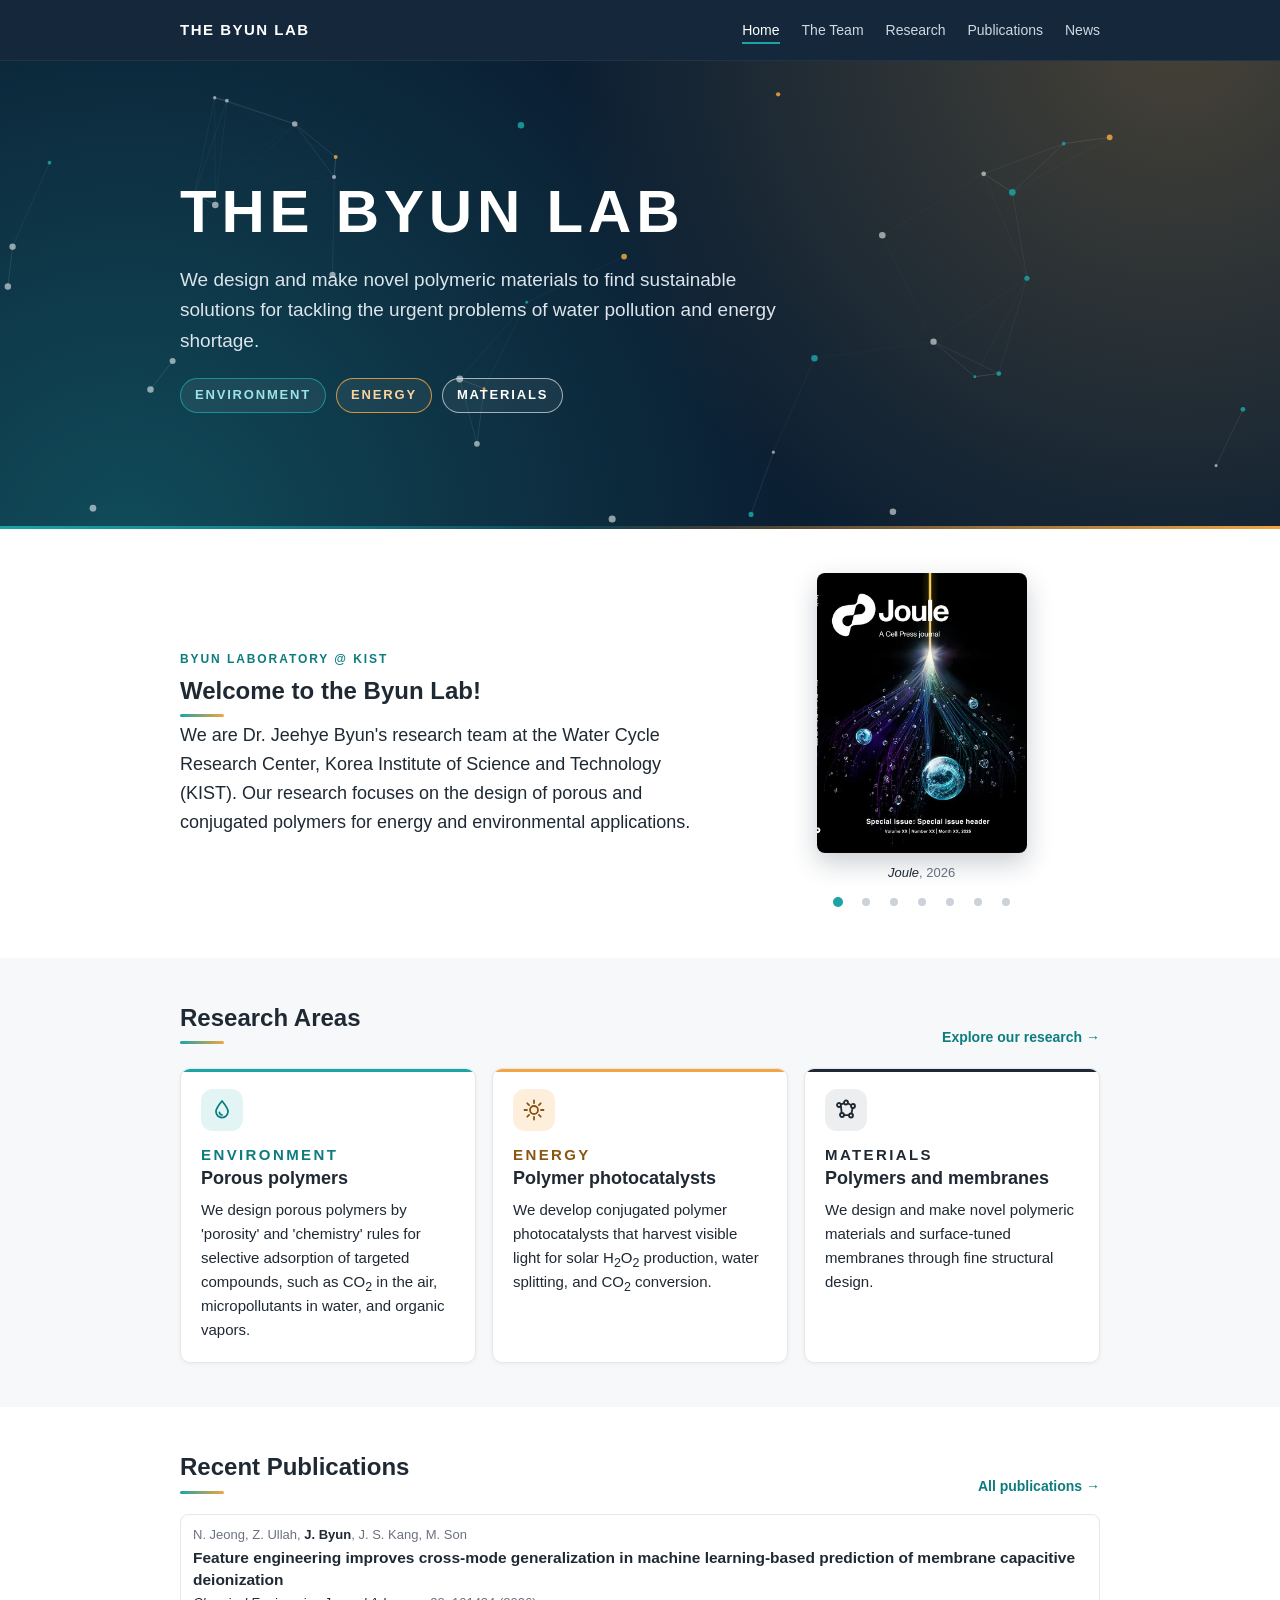
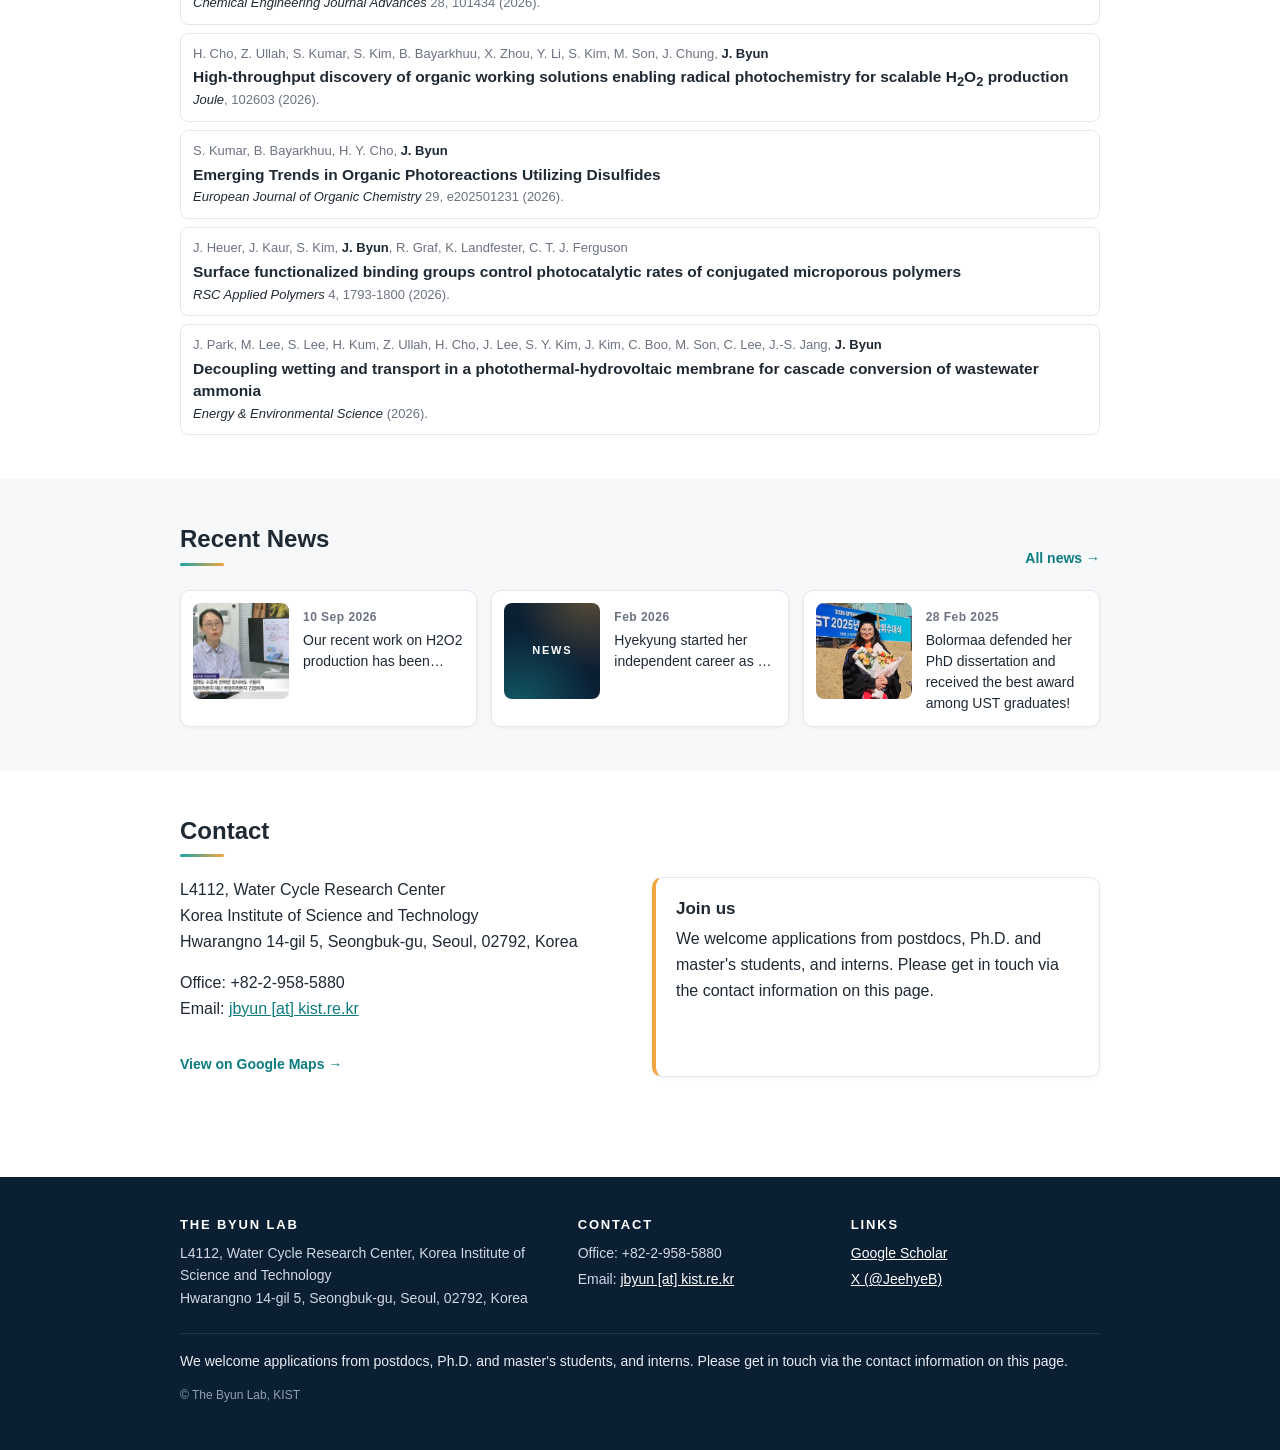
<file: index.html>
<!DOCTYPE html>
<html lang="en">
<head>
  <meta charset="utf-8">
  <meta name="viewport" content="width=device-width, initial-scale=1">
  <title>THE BYUN LAB | KIST Water Cycle Research Center</title>
  <meta name="description" content="The Byun Lab at KIST designs and makes novel polymeric materials for sustainable solutions to water pollution and energy shortage.">
  <link rel="stylesheet" href="assets/css/style.css">
</head>
<body>
  <a class="skip-link" href="#main">Skip to content</a>

  <nav class="site-nav" aria-label="Main">
    <div class="wrap">
      <a class="brand" href="index.html">THE BYUN LAB</a>
      <button class="nav-toggle" type="button" aria-expanded="false" aria-controls="nav-links">Menu</button>
      <ul class="nav-links" id="nav-links">
        <li><a href="index.html" aria-current="page">Home</a></li>
        <li><a href="team.html">The Team</a></li>
        <li><a href="research.html">Research</a></li>
        <li><a href="publications.html">Publications</a></li>
        <li><a href="news.html">News</a></li>
      </ul>
    </div>
  </nav>

  <header class="hero">
    <canvas class="network" aria-hidden="true"></canvas>
    <div class="wrap">
      <h1>THE BYUN LAB</h1>
      <p class="tagline">We design and make novel polymeric materials to find sustainable solutions for tackling the urgent problems of water pollution and energy shortage.</p>
      <ul class="keywords" aria-label="Research keywords">
        <li class="env">Environment</li>
        <li class="energy">Energy</li>
        <li class="materials">Materials</li>
      </ul>
    </div>
  </header>

  <main id="main">
    <section class="section">
      <div class="wrap intro">
        <div>
          <p class="eyebrow">Byun Laboratory @ KIST</p>
          <h2 class="section-title">Welcome to the Byun Lab!</h2>
          <p class="lead">We are Dr. Jeehye Byun's research team at the Water Cycle Research Center, Korea Institute of Science and Technology (KIST). Our research focuses on the design of porous and conjugated polymers for energy and environmental applications.</p>
        </div>
        <div class="cover-carousel" id="cover-carousel" role="region" aria-roledescription="carousel" aria-label="Journal covers featuring our work" tabindex="0"></div>
      </div>
    </section>

    <section class="section" aria-labelledby="areas-title">
      <div class="wrap">
        <div class="section-head">
          <h2 class="section-title" id="areas-title">Research Areas</h2>
          <a class="more-link" href="research.html">Explore our research</a>
        </div>
        <div class="areas">
          <article class="card area env lift">
            <div class="icon" aria-hidden="true">
              <svg viewBox="0 0 24 24" fill="none" stroke="currentColor" stroke-width="1.8" stroke-linecap="round" stroke-linejoin="round"><path d="M12 3c3.5 4.2 6 7.6 6 10.6A6 6 0 0 1 6 13.6C6 10.6 8.5 7.2 12 3z"/><path d="M9.5 14.5a2.6 2.6 0 0 0 2.5 2.4"/></svg>
            </div>
            <p class="eyebrow">Environment</p>
            <h3>Porous polymers</h3>
            <p>We design porous polymers by 'porosity' and 'chemistry' rules for selective adsorption of targeted compounds, such as CO<sub>2</sub> in the air, micropollutants in water, and organic vapors.</p>
          </article>
          <article class="card area energy lift">
            <div class="icon" aria-hidden="true">
              <svg viewBox="0 0 24 24" fill="none" stroke="currentColor" stroke-width="1.8" stroke-linecap="round"><circle cx="12" cy="12" r="4"/><path d="M12 2.5v2.5M12 19v2.5M2.5 12H5M19 12h2.5M5.3 5.3l1.8 1.8M16.9 16.9l1.8 1.8M5.3 18.7l1.8-1.8M16.9 7.1l1.8-1.8"/></svg>
            </div>
            <p class="eyebrow">Energy</p>
            <h3>Polymer photocatalysts</h3>
            <p>We develop conjugated polymer photocatalysts that harvest visible light for solar H<sub>2</sub>O<sub>2</sub> production, water splitting, and CO<sub>2</sub> conversion.</p>
          </article>
          <article class="card area materials lift">
            <div class="icon" aria-hidden="true">
              <svg viewBox="0 0 24 24" fill="none" stroke="currentColor" stroke-width="1.8" stroke-linecap="round"><circle cx="5" cy="7" r="2"/><circle cx="12" cy="4.5" r="2"/><circle cx="19" cy="8" r="2"/><circle cx="8" cy="17" r="2"/><circle cx="17" cy="17.5" r="2"/><path d="M6.8 6.3l3.4-1.2M13.9 5.2l3.3 2M7 8.8l.7 6.3M18.6 10l-1.2 5.5M10 17.1h5"/></svg>
            </div>
            <p class="eyebrow">Materials</p>
            <h3>Polymers and membranes</h3>
            <p>We design and make novel polymeric materials and surface-tuned membranes through fine structural design.</p>
          </article>
        </div>
      </div>
    </section>

    <section class="section" aria-labelledby="pubs-title">
      <div class="wrap">
        <div class="section-head">
          <h2 class="section-title" id="pubs-title">Recent Publications</h2>
          <a class="more-link" href="publications.html">All publications</a>
        </div>
        <ol class="pub-items compact" id="recent-pubs" data-count="5">
          <li class="muted">See the full list on the <a href="publications.html">Publications</a> page.</li>
        </ol>
      </div>
    </section>

    <section class="section" aria-labelledby="news-title">
      <div class="wrap">
        <div class="section-head">
          <h2 class="section-title" id="news-title">Recent News</h2>
          <a class="more-link" href="news.html">All news</a>
        </div>
        <div class="news-grid home" data-news data-count="3"></div>
      </div>
    </section>

    <section class="section" aria-labelledby="contact-title">
      <div class="wrap">
        <h2 class="section-title" id="contact-title">Contact</h2>
        <div class="contact-grid">
          <div>
            <address>
              L4112, Water Cycle Research Center<br>
              Korea Institute of Science and Technology<br>
              Hwarangno 14-gil 5, Seongbuk-gu, Seoul, 02792, Korea
            </address>
            <p>Office: +82-2-958-5880<br>Email: <span class="js-email"></span><noscript>jbyun [at] kist.re.kr</noscript></p>
            <a class="more-link" href="https://www.google.com/maps/search/?api=1&amp;query=Korea+Institute+of+Science+and+Technology+Hwarangno+14-gil+5+Seongbuk-gu+Seoul" target="_blank" rel="noopener">View on Google Maps</a>
          </div>
          <div class="card join">
            <h3>Join us</h3>
            <p>We welcome applications from postdocs, Ph.D. and master's students, and interns. Please get in touch via the contact information on this page.</p>
          </div>
        </div>
      </div>
    </section>
  </main>

  <footer class="site-footer">
    <div class="wrap">
      <div class="cols">
        <div>
          <h2>The Byun Lab</h2>
          <address>
            L4112, Water Cycle Research Center, Korea Institute of Science and Technology<br>
            Hwarangno 14-gil 5, Seongbuk-gu, Seoul, 02792, Korea
          </address>
        </div>
        <div>
          <h2>Contact</h2>
          <ul>
            <li>Office: +82-2-958-5880</li>
            <li>Email: <span class="js-email"></span><noscript>jbyun [at] kist.re.kr</noscript></li>
          </ul>
        </div>
        <div>
          <h2>Links</h2>
          <ul>
            <li><a href="https://scholar.google.com/citations?user=GMXEnowAAAAJ" target="_blank" rel="noopener">Google Scholar</a></li>
            <li><a href="https://x.com/JeehyeB" target="_blank" rel="noopener">X (@JeehyeB)</a></li>
          </ul>
        </div>
      </div>
      <p class="recruit">We welcome applications from postdocs, Ph.D. and master's students, and interns. Please get in touch via the contact information on this page.</p>
      <p class="copy">&copy; The Byun Lab, KIST</p>
    </div>
  </footer>

  <script src="assets/js/main.js"></script>
  <script src="assets/js/content.js"></script>
  <script src="assets/js/publications.js"></script>
</body>
</html>
</file>
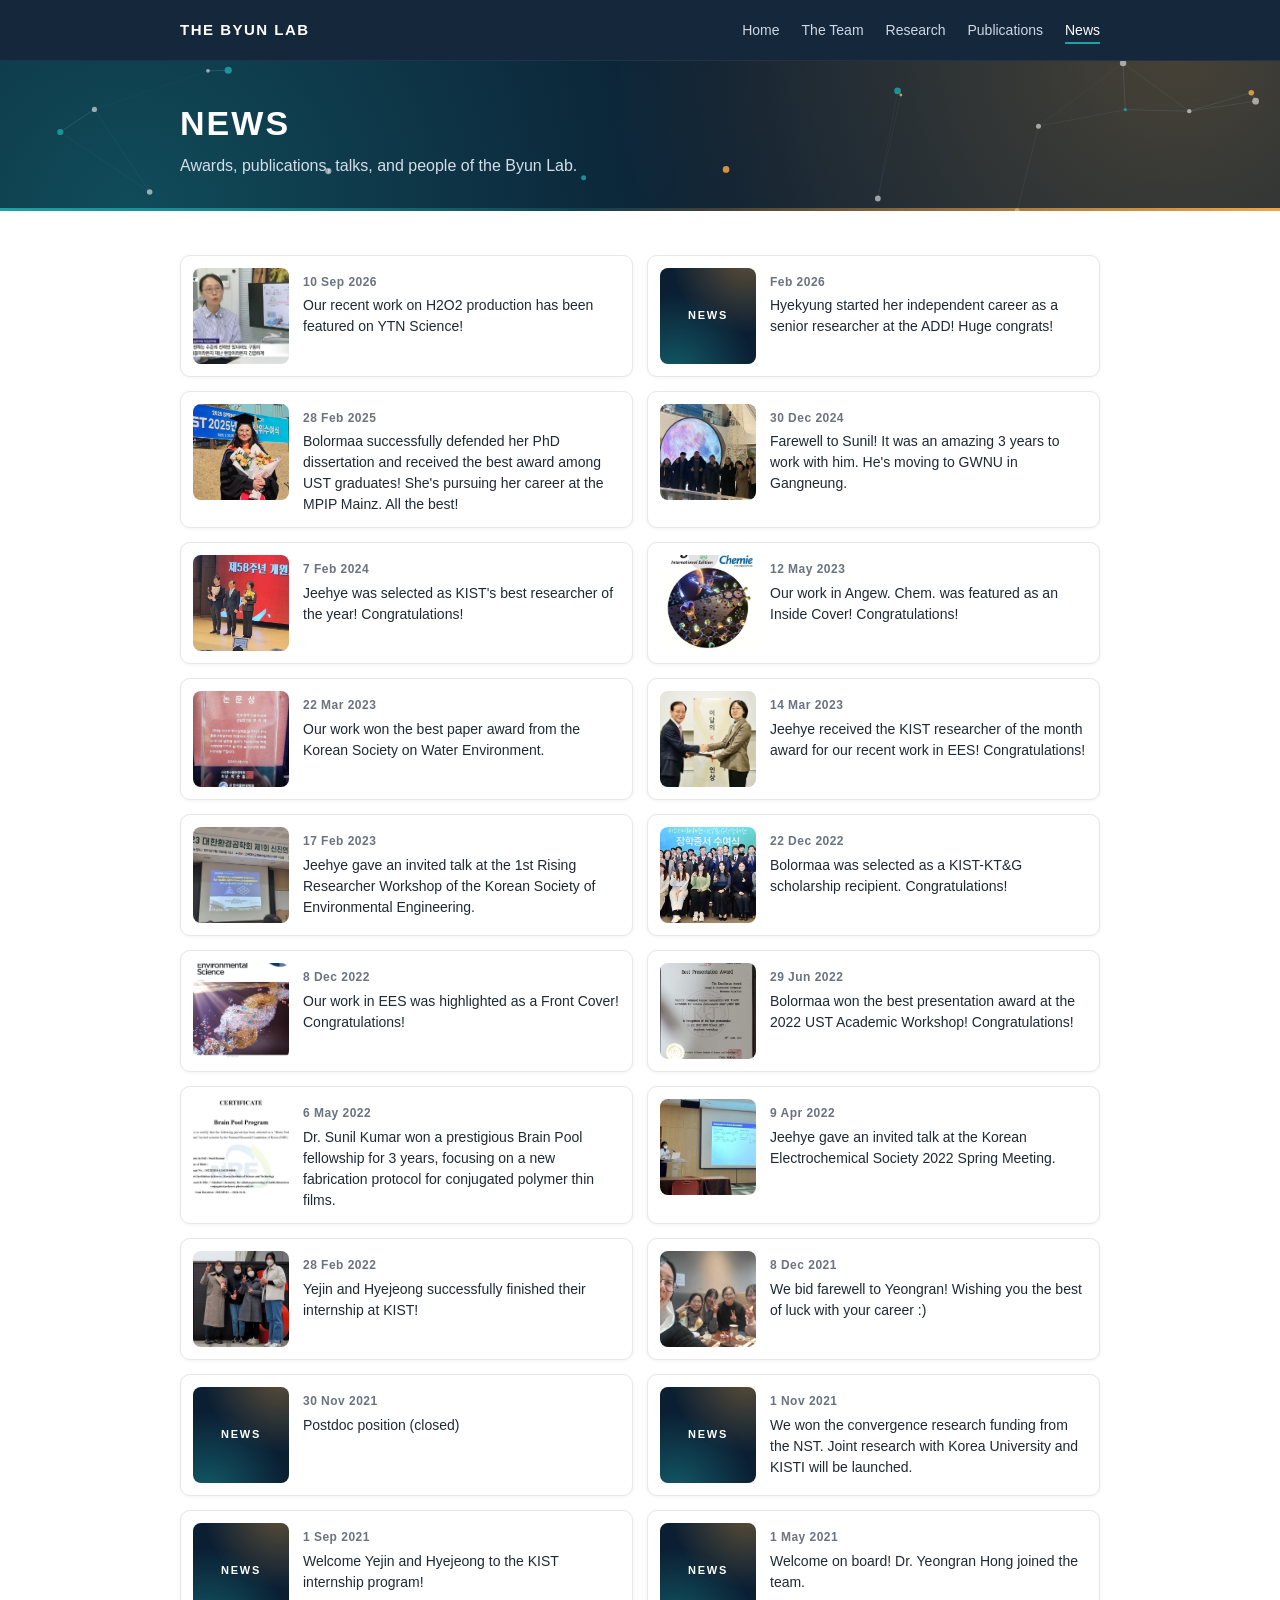
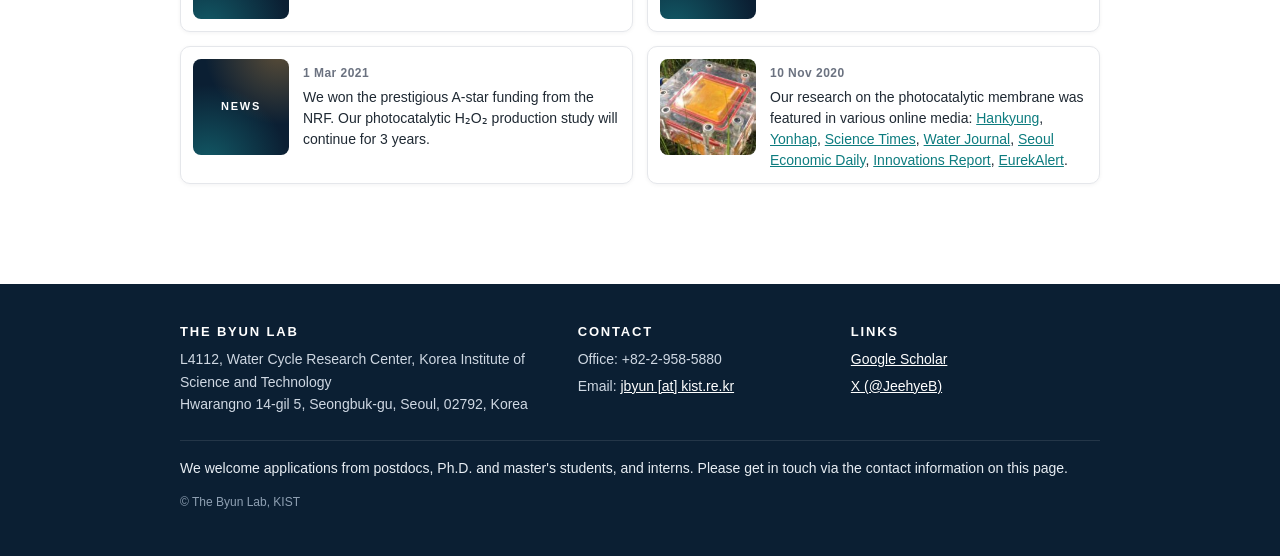
<file: news.html>
<!DOCTYPE html>
<html lang="en">
<head>
  <meta charset="utf-8">
  <meta name="viewport" content="width=device-width, initial-scale=1">
  <title>News | THE BYUN LAB</title>
  <meta name="description" content="News from the Byun Lab at KIST.">
  <link rel="stylesheet" href="assets/css/style.css">
</head>
<body>
  <a class="skip-link" href="#main">Skip to content</a>

  <nav class="site-nav" aria-label="Main">
    <div class="wrap">
      <a class="brand" href="index.html">THE BYUN LAB</a>
      <button class="nav-toggle" type="button" aria-expanded="false" aria-controls="nav-links">Menu</button>
      <ul class="nav-links" id="nav-links">
        <li><a href="index.html">Home</a></li>
        <li><a href="team.html">The Team</a></li>
        <li><a href="research.html">Research</a></li>
        <li><a href="publications.html">Publications</a></li>
        <li><a href="news.html" aria-current="page">News</a></li>
      </ul>
    </div>
  </nav>

  <header class="page-head">
    <canvas class="network" aria-hidden="true"></canvas>
    <div class="wrap">
      <h1>NEWS</h1>
      <p>Awards, publications, talks, and people of the Byun Lab.</p>
    </div>
  </header>

  <main id="main">
    <section class="section">
      <div class="wrap news-grid" data-news><noscript><p class="muted">Please enable JavaScript to view this list.</p></noscript></div>
    </section>
  </main>

  <footer class="site-footer">
    <div class="wrap">
      <div class="cols">
        <div>
          <h2>The Byun Lab</h2>
          <address>
            L4112, Water Cycle Research Center, Korea Institute of Science and Technology<br>
            Hwarangno 14-gil 5, Seongbuk-gu, Seoul, 02792, Korea
          </address>
        </div>
        <div>
          <h2>Contact</h2>
          <ul>
            <li>Office: +82-2-958-5880</li>
            <li>Email: <span class="js-email"></span><noscript>jbyun [at] kist.re.kr</noscript></li>
          </ul>
        </div>
        <div>
          <h2>Links</h2>
          <ul>
            <li><a href="https://scholar.google.com/citations?user=GMXEnowAAAAJ" target="_blank" rel="noopener">Google Scholar</a></li>
            <li><a href="https://x.com/JeehyeB" target="_blank" rel="noopener">X (@JeehyeB)</a></li>
          </ul>
        </div>
      </div>
      <p class="recruit">We welcome applications from postdocs, Ph.D. and master's students, and interns. Please get in touch via the contact information on this page.</p>
      <p class="copy">&copy; The Byun Lab, KIST</p>
    </div>
  </footer>

  <script src="assets/js/main.js"></script>
  <script src="assets/js/content.js"></script>
</body>
</html>
</file>
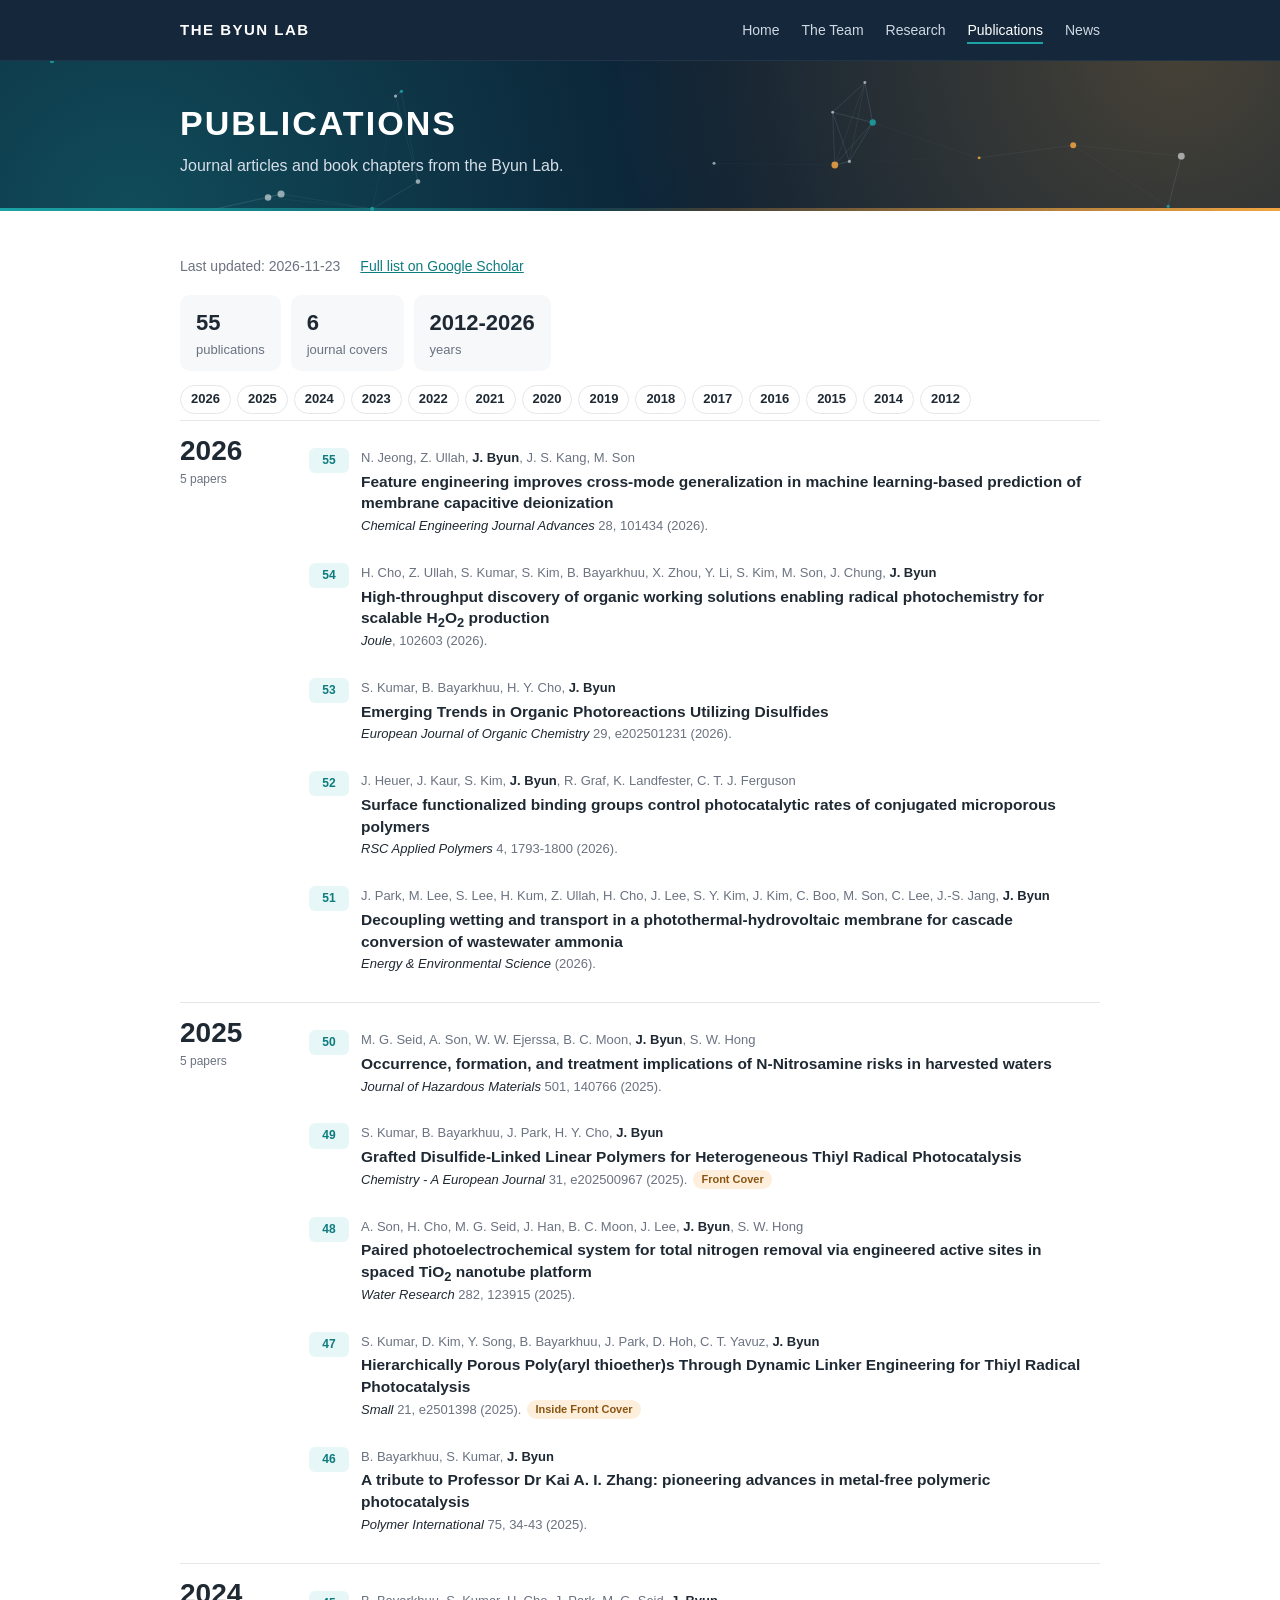
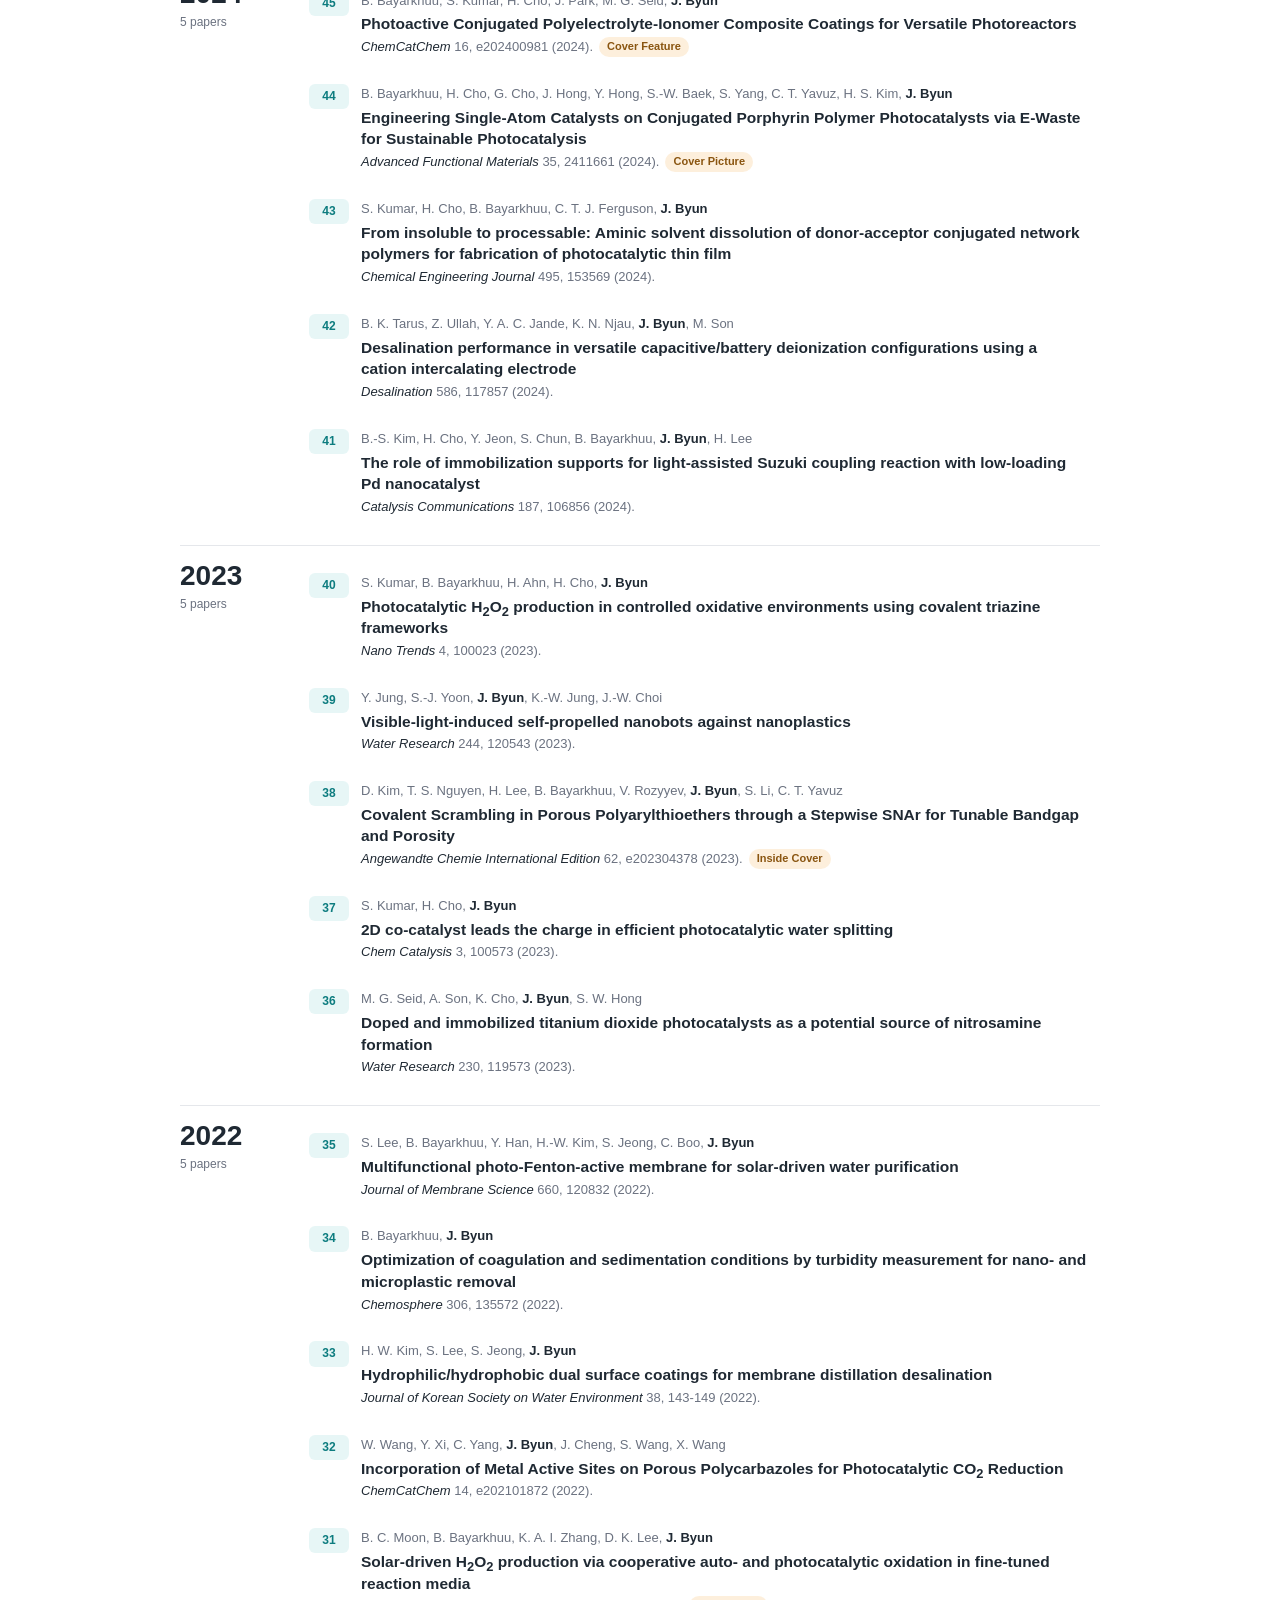
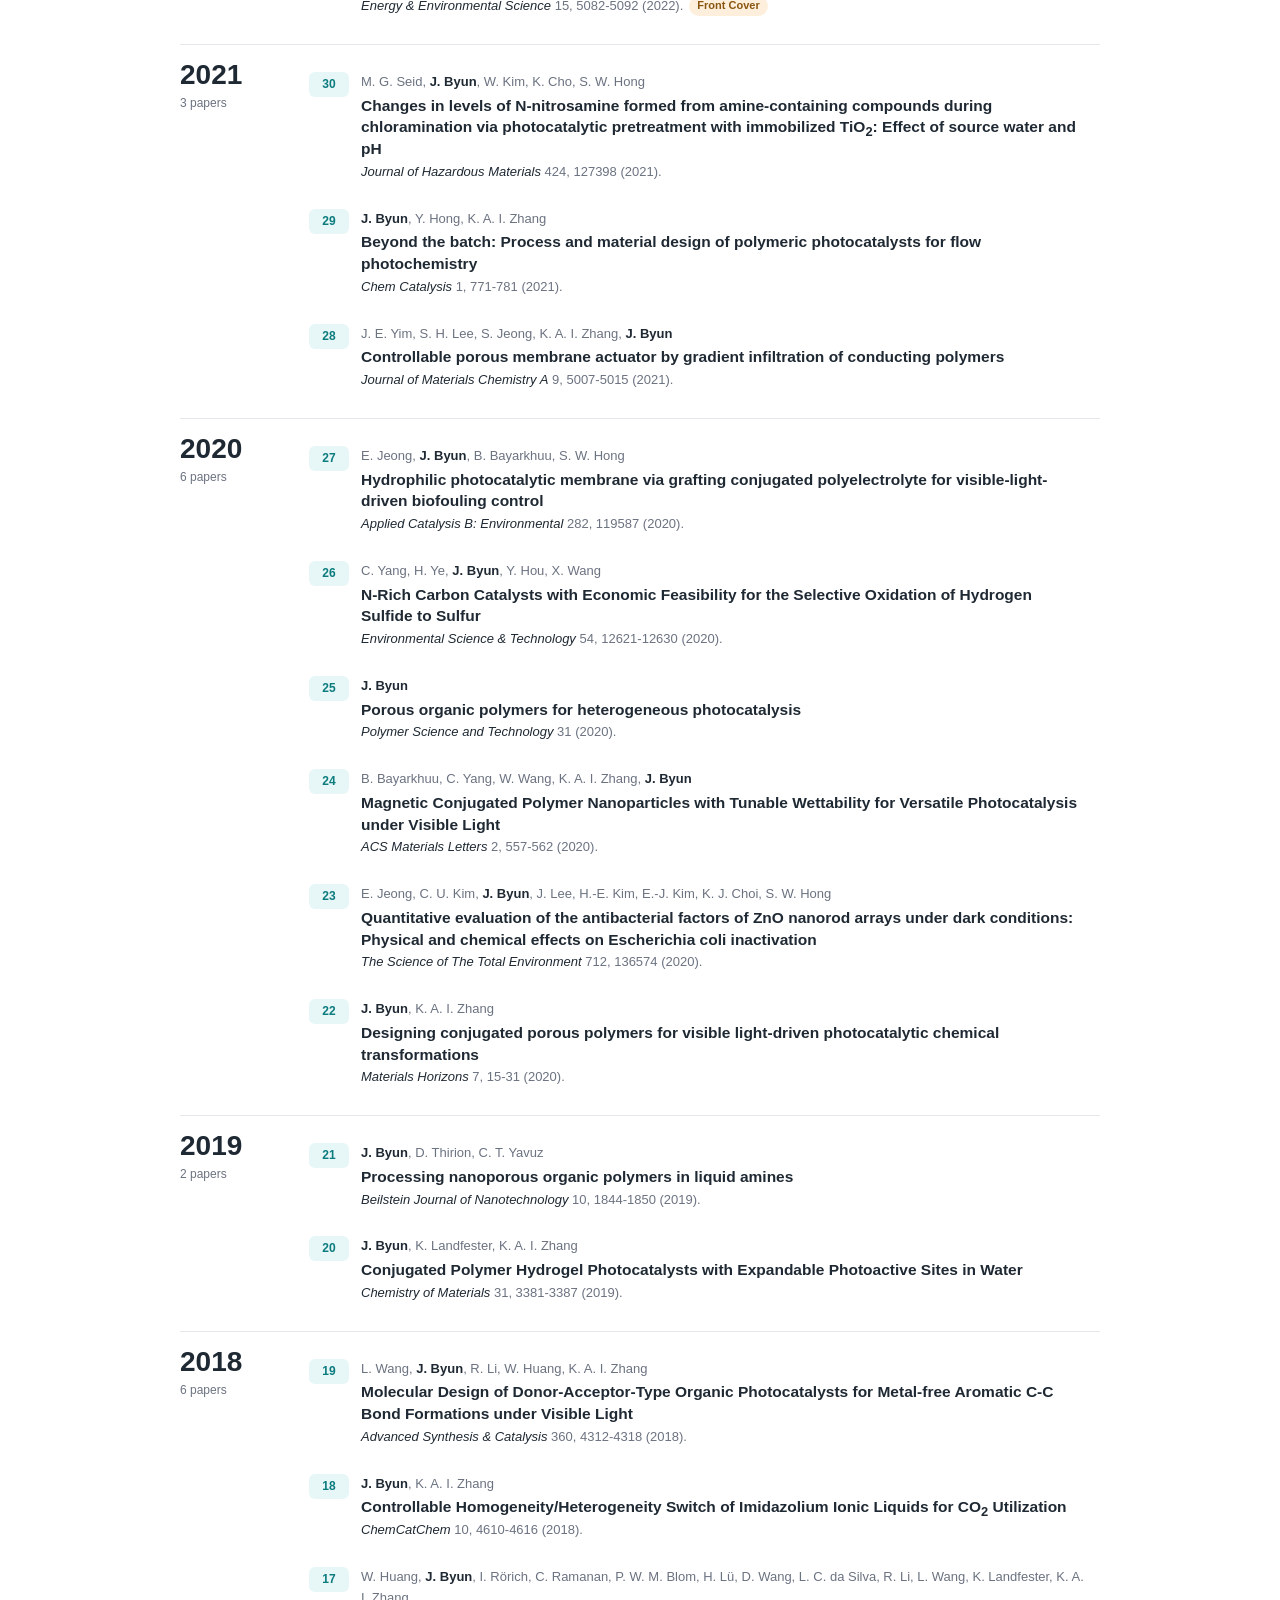
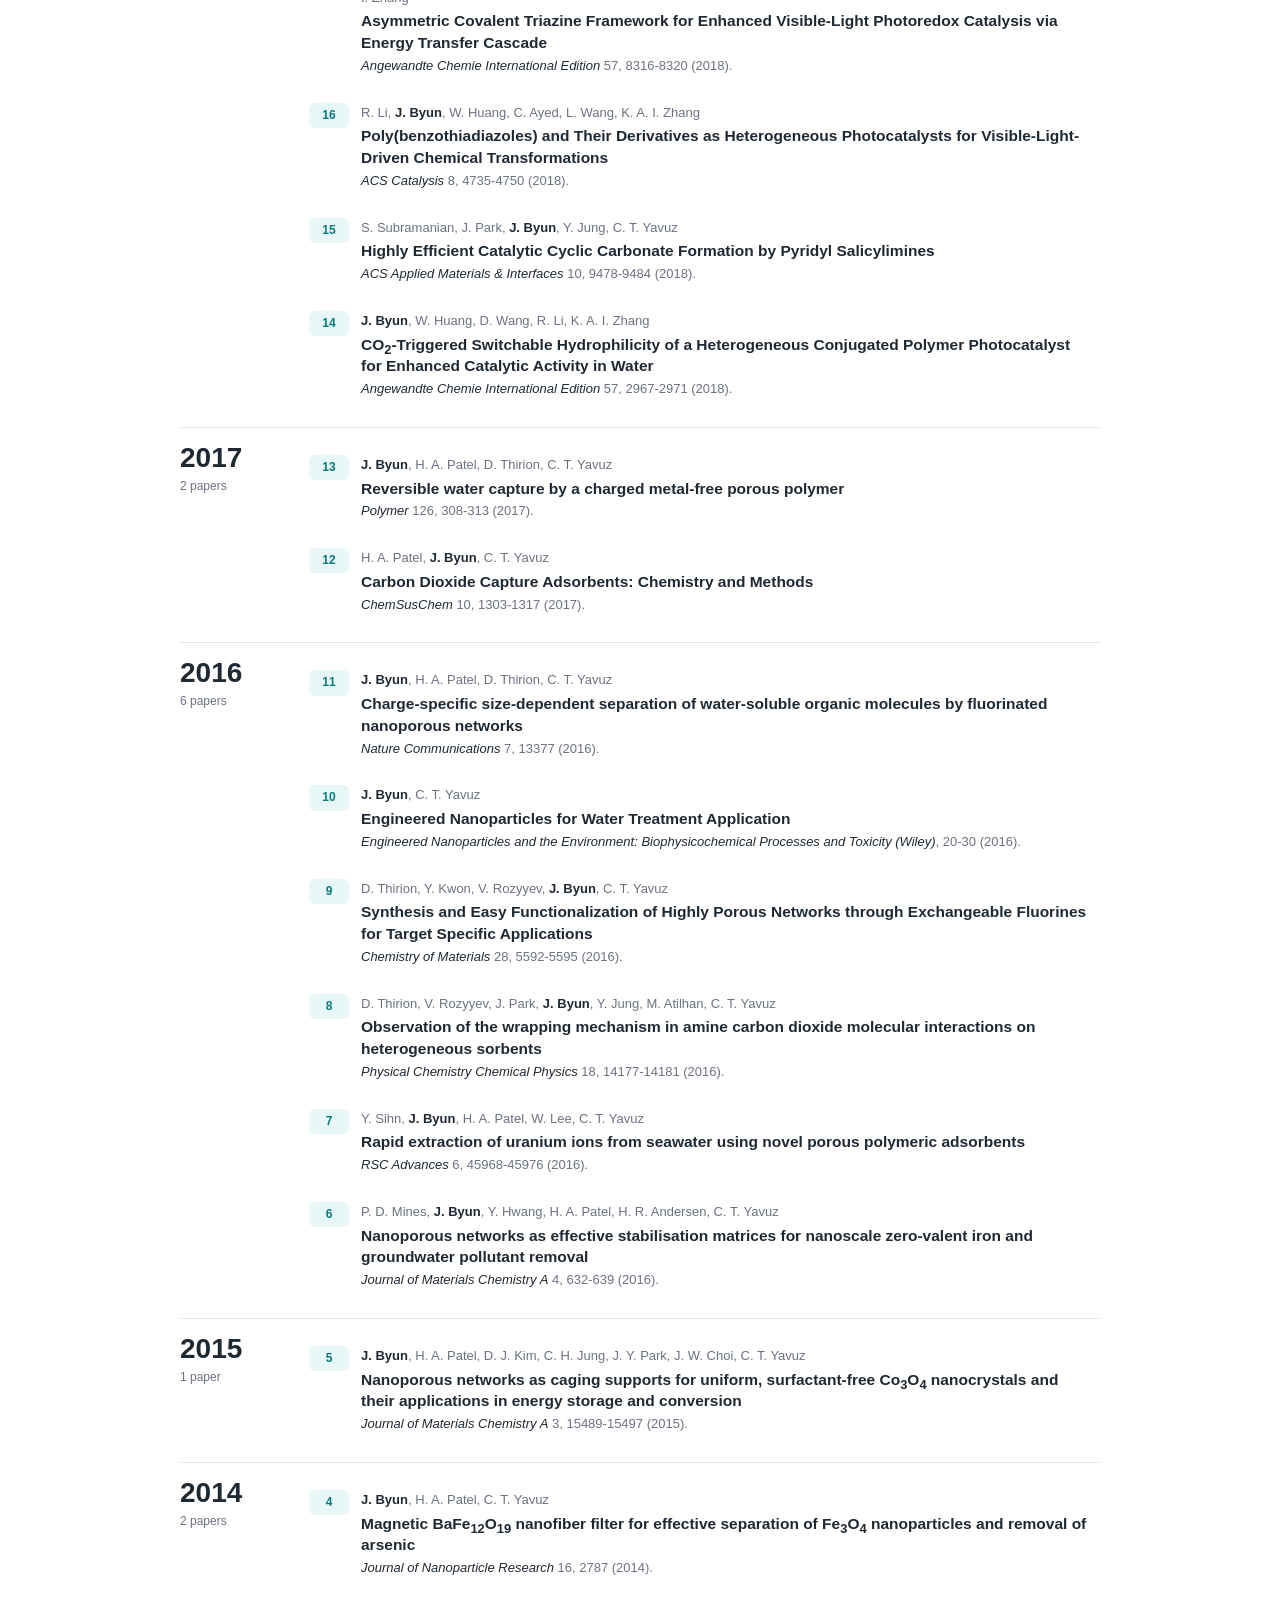
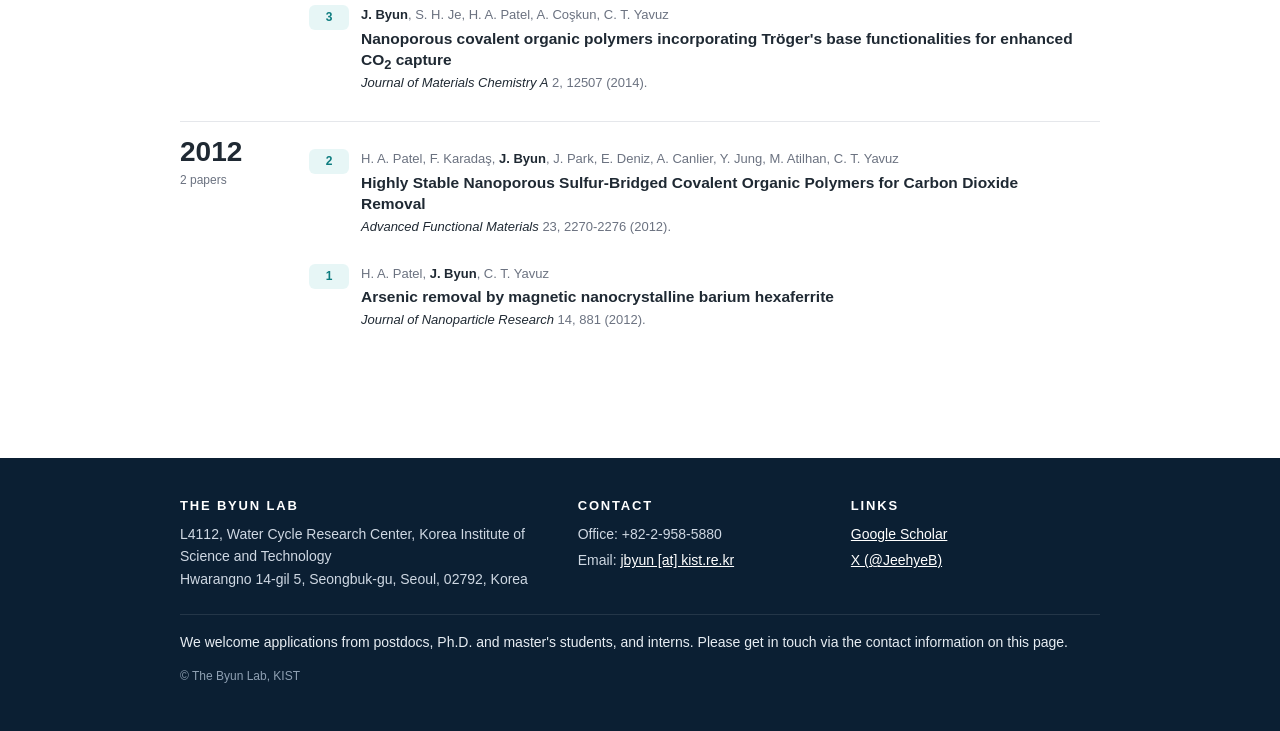
<file: publications.html>
<!DOCTYPE html>
<html lang="en">
<head>
  <meta charset="utf-8">
  <meta name="viewport" content="width=device-width, initial-scale=1">
  <title>Publications | THE BYUN LAB</title>
  <meta name="description" content="Publications of the Byun Lab at KIST, updated automatically from OpenAlex.">
  <link rel="stylesheet" href="assets/css/style.css">
</head>
<body>
  <a class="skip-link" href="#main">Skip to content</a>

  <nav class="site-nav" aria-label="Main">
    <div class="wrap">
      <a class="brand" href="index.html">THE BYUN LAB</a>
      <button class="nav-toggle" type="button" aria-expanded="false" aria-controls="nav-links">Menu</button>
      <ul class="nav-links" id="nav-links">
        <li><a href="index.html">Home</a></li>
        <li><a href="team.html">The Team</a></li>
        <li><a href="research.html">Research</a></li>
        <li><a href="publications.html" aria-current="page">Publications</a></li>
        <li><a href="news.html">News</a></li>
      </ul>
    </div>
  </nav>

  <header class="page-head">
    <canvas class="network" aria-hidden="true"></canvas>
    <div class="wrap">
      <h1>PUBLICATIONS</h1>
      <p>Journal articles and book chapters from the Byun Lab.</p>
    </div>
  </header>

  <main id="main">
    <section class="section">
      <div class="wrap">
        <div class="pub-meta">
          <span id="pub-updated">Last updated: -</span>
          <a href="https://scholar.google.com/citations?user=GMXEnowAAAAJ" target="_blank" rel="noopener">Full list on Google Scholar</a>
        </div>
        <div id="pub-list">
          <p class="muted">Loading publications...</p>
        </div>
      </div>
    </section>
  </main>

  <footer class="site-footer">
    <div class="wrap">
      <div class="cols">
        <div>
          <h2>The Byun Lab</h2>
          <address>
            L4112, Water Cycle Research Center, Korea Institute of Science and Technology<br>
            Hwarangno 14-gil 5, Seongbuk-gu, Seoul, 02792, Korea
          </address>
        </div>
        <div>
          <h2>Contact</h2>
          <ul>
            <li>Office: +82-2-958-5880</li>
            <li>Email: <span class="js-email"></span><noscript>jbyun [at] kist.re.kr</noscript></li>
          </ul>
        </div>
        <div>
          <h2>Links</h2>
          <ul>
            <li><a href="https://scholar.google.com/citations?user=GMXEnowAAAAJ" target="_blank" rel="noopener">Google Scholar</a></li>
            <li><a href="https://x.com/JeehyeB" target="_blank" rel="noopener">X (@JeehyeB)</a></li>
          </ul>
        </div>
      </div>
      <p class="recruit">We welcome applications from postdocs, Ph.D. and master's students, and interns. Please get in touch via the contact information on this page.</p>
      <p class="copy">&copy; The Byun Lab, KIST</p>
    </div>
  </footer>

  <script src="assets/js/main.js"></script>
  <script src="assets/js/publications.js"></script>
</body>
</html>
</file>
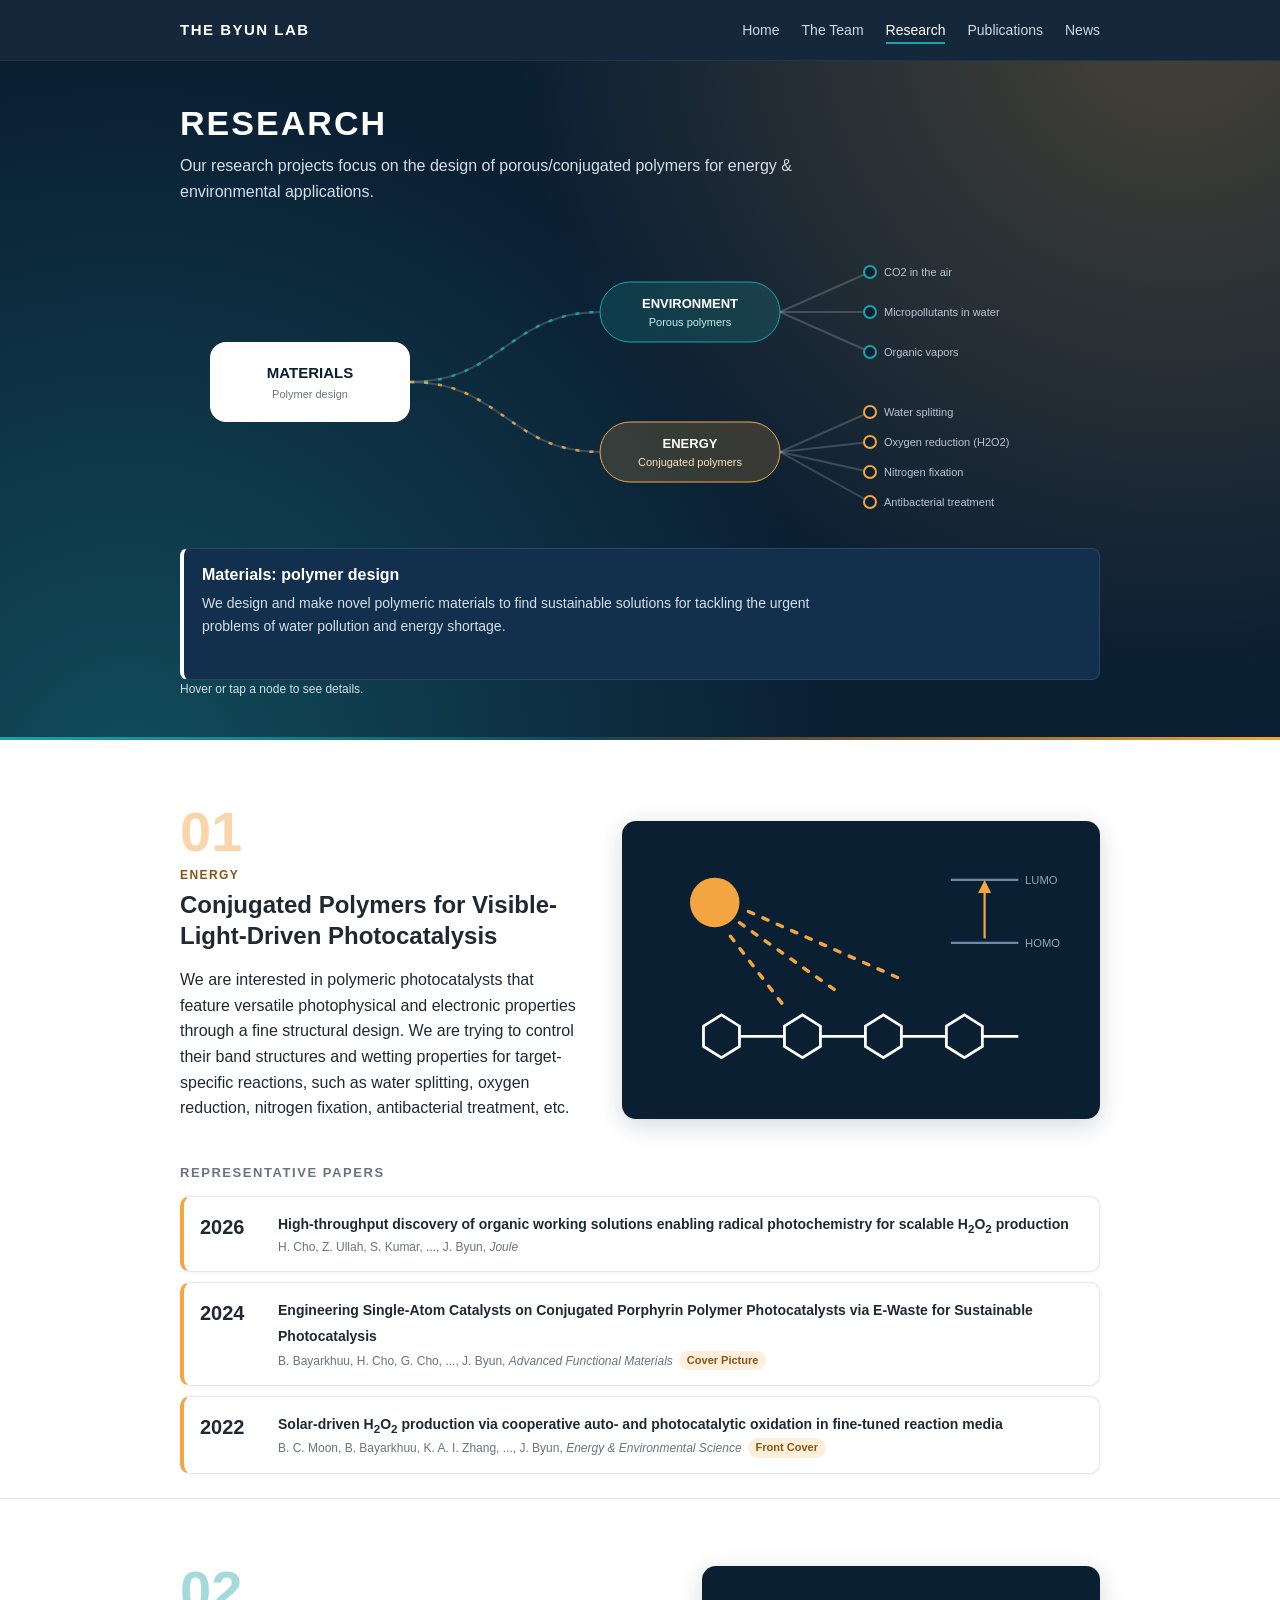
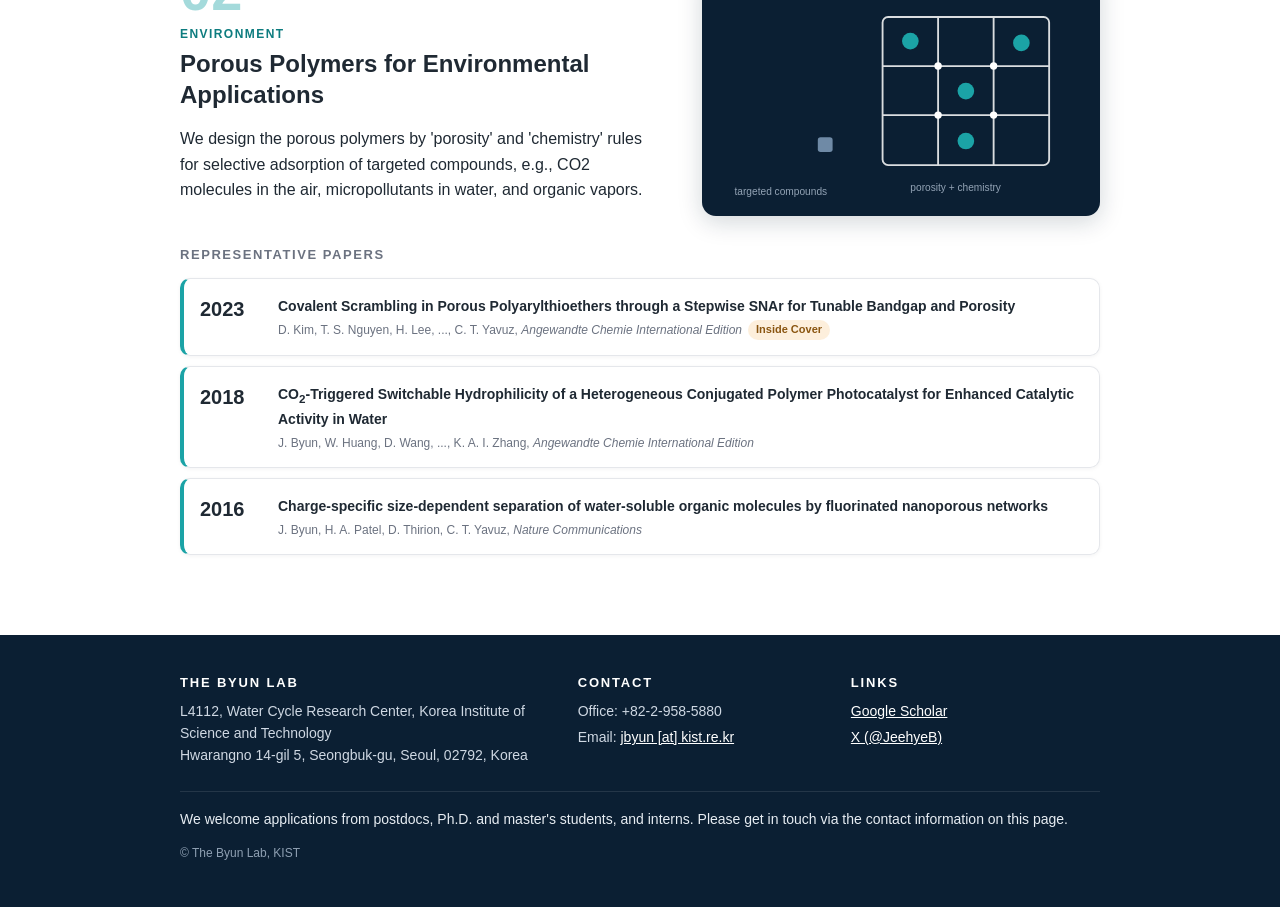
<file: research.html>
<!DOCTYPE html>
<html lang="en">
<head>
  <meta charset="utf-8">
  <meta name="viewport" content="width=device-width, initial-scale=1">
  <title>Research | THE BYUN LAB</title>
  <meta name="description" content="Research of the Byun Lab: porous and conjugated polymers for energy and environmental applications.">
  <link rel="stylesheet" href="assets/css/style.css">
</head>
<body>
  <a class="skip-link" href="#main">Skip to content</a>

  <nav class="site-nav" aria-label="Main">
    <div class="wrap">
      <a class="brand" href="index.html">THE BYUN LAB</a>
      <button class="nav-toggle" type="button" aria-expanded="false" aria-controls="nav-links">Menu</button>
      <ul class="nav-links" id="nav-links">
        <li><a href="index.html">Home</a></li>
        <li><a href="team.html">The Team</a></li>
        <li><a href="research.html" aria-current="page">Research</a></li>
        <li><a href="publications.html">Publications</a></li>
        <li><a href="news.html">News</a></li>
      </ul>
    </div>
  </nav>

  <header class="page-head band">
    <div class="wrap">
      <h1>RESEARCH</h1>
      <p>Our research projects focus on the design of porous/conjugated polymers for energy &amp; environmental applications.</p>

    <div class="tree">
      <svg class="tree-wide" viewBox="0 0 920 300" role="group" aria-label="Research map: polymer materials branch into environmental and energy research">
        <!-- edges -->
        <g data-key="env">
          <path class="edge" d="M230 150 C 320 150, 330 80, 420 80"/>
          <path class="flow env" d="M230 150 C 320 150, 330 80, 420 80"/>
          <path class="edge" d="M600 80 L 690 40"/><path class="edge" d="M600 80 L 690 80"/><path class="edge" d="M600 80 L 690 120"/>
          <g class="leaf"><circle cx="690" cy="40" r="6" stroke="var(--teal)"/><text x="704" y="44">CO2 in the air</text></g>
          <g class="leaf"><circle cx="690" cy="80" r="6" stroke="var(--teal)"/><text x="704" y="84">Micropollutants in water</text></g>
          <g class="leaf"><circle cx="690" cy="120" r="6" stroke="var(--teal)"/><text x="704" y="124">Organic vapors</text></g>
          <g class="node" tabindex="0" role="button" aria-label="Environment: porous polymers">
            <rect x="420" y="50" width="180" height="60" rx="30" fill="rgba(27,163,166,.2)" stroke="var(--teal)"/>
            <text x="510" y="76" text-anchor="middle" fill="#fff" font-size="13" font-weight="bold">ENVIRONMENT</text>
            <text x="510" y="94" text-anchor="middle" fill="#bfeeee" font-size="11">Porous polymers</text>
          </g>
        </g>
        <g data-key="energy">
          <path class="edge" d="M230 150 C 320 150, 330 220, 420 220"/>
          <path class="flow energy" d="M230 150 C 320 150, 330 220, 420 220"/>
          <path class="edge" d="M600 220 L 690 180"/><path class="edge" d="M600 220 L 690 210"/><path class="edge" d="M600 220 L 690 240"/><path class="edge" d="M600 220 L 690 270"/>
          <g class="leaf"><circle cx="690" cy="180" r="6" stroke="var(--amber)"/><text x="704" y="184">Water splitting</text></g>
          <g class="leaf"><circle cx="690" cy="210" r="6" stroke="var(--amber)"/><text x="704" y="214">Oxygen reduction (H2O2)</text></g>
          <g class="leaf"><circle cx="690" cy="240" r="6" stroke="var(--amber)"/><text x="704" y="244">Nitrogen fixation</text></g>
          <g class="leaf"><circle cx="690" cy="270" r="6" stroke="var(--amber)"/><text x="704" y="274">Antibacterial treatment</text></g>
          <g class="node" tabindex="0" role="button" aria-label="Energy: conjugated polymer photocatalysis">
            <rect x="420" y="190" width="180" height="60" rx="30" fill="rgba(242,165,65,.18)" stroke="var(--amber)"/>
            <text x="510" y="216" text-anchor="middle" fill="#fff" font-size="13" font-weight="bold">ENERGY</text>
            <text x="510" y="234" text-anchor="middle" fill="#fbe3bf" font-size="11">Conjugated polymers</text>
          </g>
        </g>
        <g data-key="materials">
          <g class="node" tabindex="0" role="button" aria-label="Materials: polymer design">
            <rect x="30" y="110" width="200" height="80" rx="16" fill="#fff"/>
            <text x="130" y="146" text-anchor="middle" fill="var(--navy)" font-size="15" font-weight="bold">MATERIALS</text>
            <text x="130" y="166" text-anchor="middle" fill="var(--muted)" font-size="11">Polymer design</text>
          </g>
        </g>
      </svg>
      <!-- Vertical layout for narrow screens -->
      <svg class="tree-narrow" viewBox="0 0 360 430" role="group" aria-label="Research map: polymer materials branch into environmental and energy research">
        <g data-key="env">
          <path class="edge" d="M180 90 C 180 130, 95 120, 95 160"/>
          <path class="flow env" d="M180 90 C 180 130, 95 120, 95 160"/>
          <path class="edge" d="M95 212 V 404"/>
          <g class="leaf"><circle cx="95" cy="262" r="5" stroke="var(--teal)"/><text x="95" y="286" text-anchor="middle">CO2 in the air</text></g>
          <g class="leaf"><circle cx="95" cy="318" r="5" stroke="var(--teal)"/><text x="95" y="342" text-anchor="middle">Micropollutants</text></g>
          <g class="leaf"><circle cx="95" cy="374" r="5" stroke="var(--teal)"/><text x="95" y="398" text-anchor="middle">Organic vapors</text></g>
          <g class="node" tabindex="0" role="button" aria-label="Environment: porous polymers">
            <rect x="15" y="160" width="160" height="52" rx="26" fill="rgba(27,163,166,.2)" stroke="var(--teal)"/>
            <text x="95" y="183" text-anchor="middle" fill="#fff" font-size="13" font-weight="bold">ENVIRONMENT</text>
            <text x="95" y="200" text-anchor="middle" fill="#bfeeee" font-size="11">Porous polymers</text>
          </g>
        </g>
        <g data-key="energy">
          <path class="edge" d="M180 90 C 180 130, 265 120, 265 160"/>
          <path class="flow energy" d="M180 90 C 180 130, 265 120, 265 160"/>
          <path class="edge" d="M265 212 V 412"/>
          <g class="leaf"><circle cx="265" cy="250" r="5" stroke="var(--amber)"/><text x="265" y="272" text-anchor="middle">Water splitting</text></g>
          <g class="leaf"><circle cx="265" cy="292" r="5" stroke="var(--amber)"/><text x="265" y="314" text-anchor="middle">O2 reduction (H2O2)</text></g>
          <g class="leaf"><circle cx="265" cy="334" r="5" stroke="var(--amber)"/><text x="265" y="356" text-anchor="middle">N2 fixation</text></g>
          <g class="leaf"><circle cx="265" cy="376" r="5" stroke="var(--amber)"/><text x="265" y="398" text-anchor="middle">Antibacterial</text></g>
          <g class="node" tabindex="0" role="button" aria-label="Energy: conjugated polymer photocatalysis">
            <rect x="185" y="160" width="160" height="52" rx="26" fill="rgba(242,165,65,.18)" stroke="var(--amber)"/>
            <text x="265" y="183" text-anchor="middle" fill="#fff" font-size="13" font-weight="bold">ENERGY</text>
            <text x="265" y="200" text-anchor="middle" fill="#fbe3bf" font-size="11">Conjugated polymers</text>
          </g>
        </g>
        <g data-key="materials">
          <g class="node" tabindex="0" role="button" aria-label="Materials: polymer design">
            <rect x="90" y="16" width="180" height="74" rx="16" fill="#fff"/>
            <text x="180" y="50" text-anchor="middle" fill="var(--navy)" font-size="15" font-weight="bold">MATERIALS</text>
            <text x="180" y="70" text-anchor="middle" fill="var(--muted)" font-size="11">Polymer design</text>
          </g>
        </g>
      </svg>
      <div class="tip" id="tip" aria-live="polite"></div>
      <p class="tip-hint">Hover or tap a node to see details.</p>
    </div>
    </div>
  </header>

  <main id="main">
  <section class="topic energy" id="energy">
    <div class="wrap">
      <div class="topic-row">
        <div>
          <p class="num">01</p>
          <span class="kw">Energy</span>
          <h2>Conjugated Polymers for Visible-Light-Driven Photocatalysis</h2>
          <p>We are interested in polymeric photocatalysts that feature versatile photophysical and electronic properties through a fine structural design. We are trying to control their band structures and wetting properties for target-specific reactions, such as water splitting, oxygen reduction, nitrogen fixation, antibacterial treatment, etc.</p>
        </div>
        <div class="topic-figure" data-animate>
          <svg viewBox="0 0 400 240" role="img" aria-label="Schematic: light excites a conjugated polymer, which produces H2O2">
            <g class="ring"><circle cx="70" cy="60" r="30" fill="none" stroke="var(--amber)" stroke-width="2"/></g>
            <circle cx="70" cy="60" r="22" fill="var(--amber)"/>
            <g stroke="var(--amber)" stroke-width="3" stroke-linecap="round">
              <path class="ray" d="M92 78 L 180 140"/><path class="ray" d="M84 90 L 130 150"/><path class="ray" d="M100 68 L 240 130"/>
            </g>
            <!-- band diagram hint -->
            <g stroke="#6f8aa6" stroke-width="2"><line x1="280" y1="40" x2="340" y2="40"/><line x1="280" y1="96" x2="340" y2="96"/></g>
            <text x="346" y="44" font-size="10" fill="#93a3b5">LUMO</text>
            <text x="346" y="100" font-size="10" fill="#93a3b5">HOMO</text>
            <path d="M310 92 L 310 46" stroke="var(--amber)" stroke-width="2" marker-end="url(#arr)"/>
            <defs><marker id="arr" viewBox="0 0 10 10" refX="5" refY="5" markerWidth="6" markerHeight="6" orient="auto"><path d="M0 0 L10 5 L0 10 z" fill="var(--amber)"/></marker></defs>
            <!-- conjugated backbone as linked rings -->
            <g fill="none" stroke="#fff" stroke-width="2.5">
              <polygon points="60,170 76,160 92,170 92,188 76,198 60,188"/>
              <polygon points="132,170 148,160 164,170 164,188 148,198 132,188"/>
              <polygon points="204,170 220,160 236,170 236,188 220,198 204,188"/>
              <polygon points="276,170 292,160 308,170 308,188 292,198 276,188"/>
              <path d="M92 179 L 132 179 M164 179 L 204 179 M236 179 L 276 179 M308 179 L 340 179"/>
            </g>
            <g fill="var(--navy)" stroke="var(--teal)" stroke-width="2">
              <g class="bubble b1"><circle cx="180" cy="140" r="15"/><text x="180" y="144" text-anchor="middle" font-size="9" fill="#bfeeee" stroke="none">H2O2</text></g>
              <g class="bubble b2"><circle cx="248" cy="140" r="15"/><text x="248" y="144" text-anchor="middle" font-size="9" fill="#bfeeee" stroke="none">H2O2</text></g>
              <g class="bubble b3"><circle cx="316" cy="140" r="15"/><text x="316" y="144" text-anchor="middle" font-size="9" fill="#bfeeee" stroke="none">H2O2</text></g>
            </g>
          </svg>
        </div>
      </div>
      <div class="papers" data-topic="energy"><h3>Representative papers</h3></div>
    </div>
  </section>

  <section class="topic env flip" id="environment">
    <div class="wrap">
      <div class="topic-row">
        <div class="topic-figure" data-animate>
          <svg viewBox="0 0 400 240" role="img" aria-label="Schematic: target molecules are selectively adsorbed into a porous polymer framework">
            <!-- framework grid -->
            <g stroke="#fff" stroke-width="2" fill="none" opacity=".85">
              <rect x="180" y="40" width="180" height="160" rx="6"/>
              <path d="M240 40 V 200 M300 40 V 200 M180 93 H 360 M180 146 H 360"/>
            </g>
            <g fill="#fff">
              <circle cx="240" cy="93" r="4"/><circle cx="300" cy="93" r="4"/><circle cx="240" cy="146" r="4"/><circle cx="300" cy="146" r="4"/>
            </g>
            <!-- molecules outside move into pores -->
            <g>
              <circle class="mol" style="--dx:170px;--dy:4px" cx="40" cy="62" r="9" fill="var(--teal)"/>
              <circle class="mol" style="--dx:178px;--dy:-6px" cx="92" cy="126" r="9" fill="var(--teal)"/>
              <circle class="mol" style="--dx:214px;--dy:-22px" cx="56" cy="196" r="9" fill="var(--teal)"/>
              <circle class="mol" style="--dx:258px;--dy:48px" cx="72" cy="20" r="9" fill="var(--teal)"/>
            </g>
            <!-- non-target molecule stays out -->
            <rect x="110" y="170" width="16" height="16" rx="3" fill="#6f8aa6"/>
            <text x="20" y="232" font-size="11" fill="#93a3b5">targeted compounds</text>
            <text x="210" y="228" font-size="11" fill="#93a3b5">porosity + chemistry</text>
          </svg>
        </div>
        <div>
          <p class="num">02</p>
          <span class="kw">Environment</span>
          <h2>Porous Polymers for Environmental Applications</h2>
          <p>We design the porous polymers by 'porosity' and 'chemistry' rules for selective adsorption of targeted compounds, e.g., CO2 molecules in the air, micropollutants in water, and organic vapors.</p>
        </div>
      </div>
      <div class="papers" data-topic="env"><h3>Representative papers</h3></div>
    </div>
  </section>
</main>

  <footer class="site-footer">
    <div class="wrap">
      <div class="cols">
        <div>
          <h2>The Byun Lab</h2>
          <address>
            L4112, Water Cycle Research Center, Korea Institute of Science and Technology<br>
            Hwarangno 14-gil 5, Seongbuk-gu, Seoul, 02792, Korea
          </address>
        </div>
        <div>
          <h2>Contact</h2>
          <ul>
            <li>Office: +82-2-958-5880</li>
            <li>Email: <span class="js-email"></span><noscript>jbyun [at] kist.re.kr</noscript></li>
          </ul>
        </div>
        <div>
          <h2>Links</h2>
          <ul>
            <li><a href="https://scholar.google.com/citations?user=GMXEnowAAAAJ" target="_blank" rel="noopener">Google Scholar</a></li>
            <li><a href="https://x.com/JeehyeB" target="_blank" rel="noopener">X (@JeehyeB)</a></li>
          </ul>
        </div>
      </div>
      <p class="recruit">We welcome applications from postdocs, Ph.D. and master's students, and interns. Please get in touch via the contact information on this page.</p>
      <p class="copy">&copy; The Byun Lab, KIST</p>
    </div>
  </footer>

  <script src="assets/js/main.js"></script>
  <script src="assets/js/publications.js"></script>
</body>
</html>
</file>
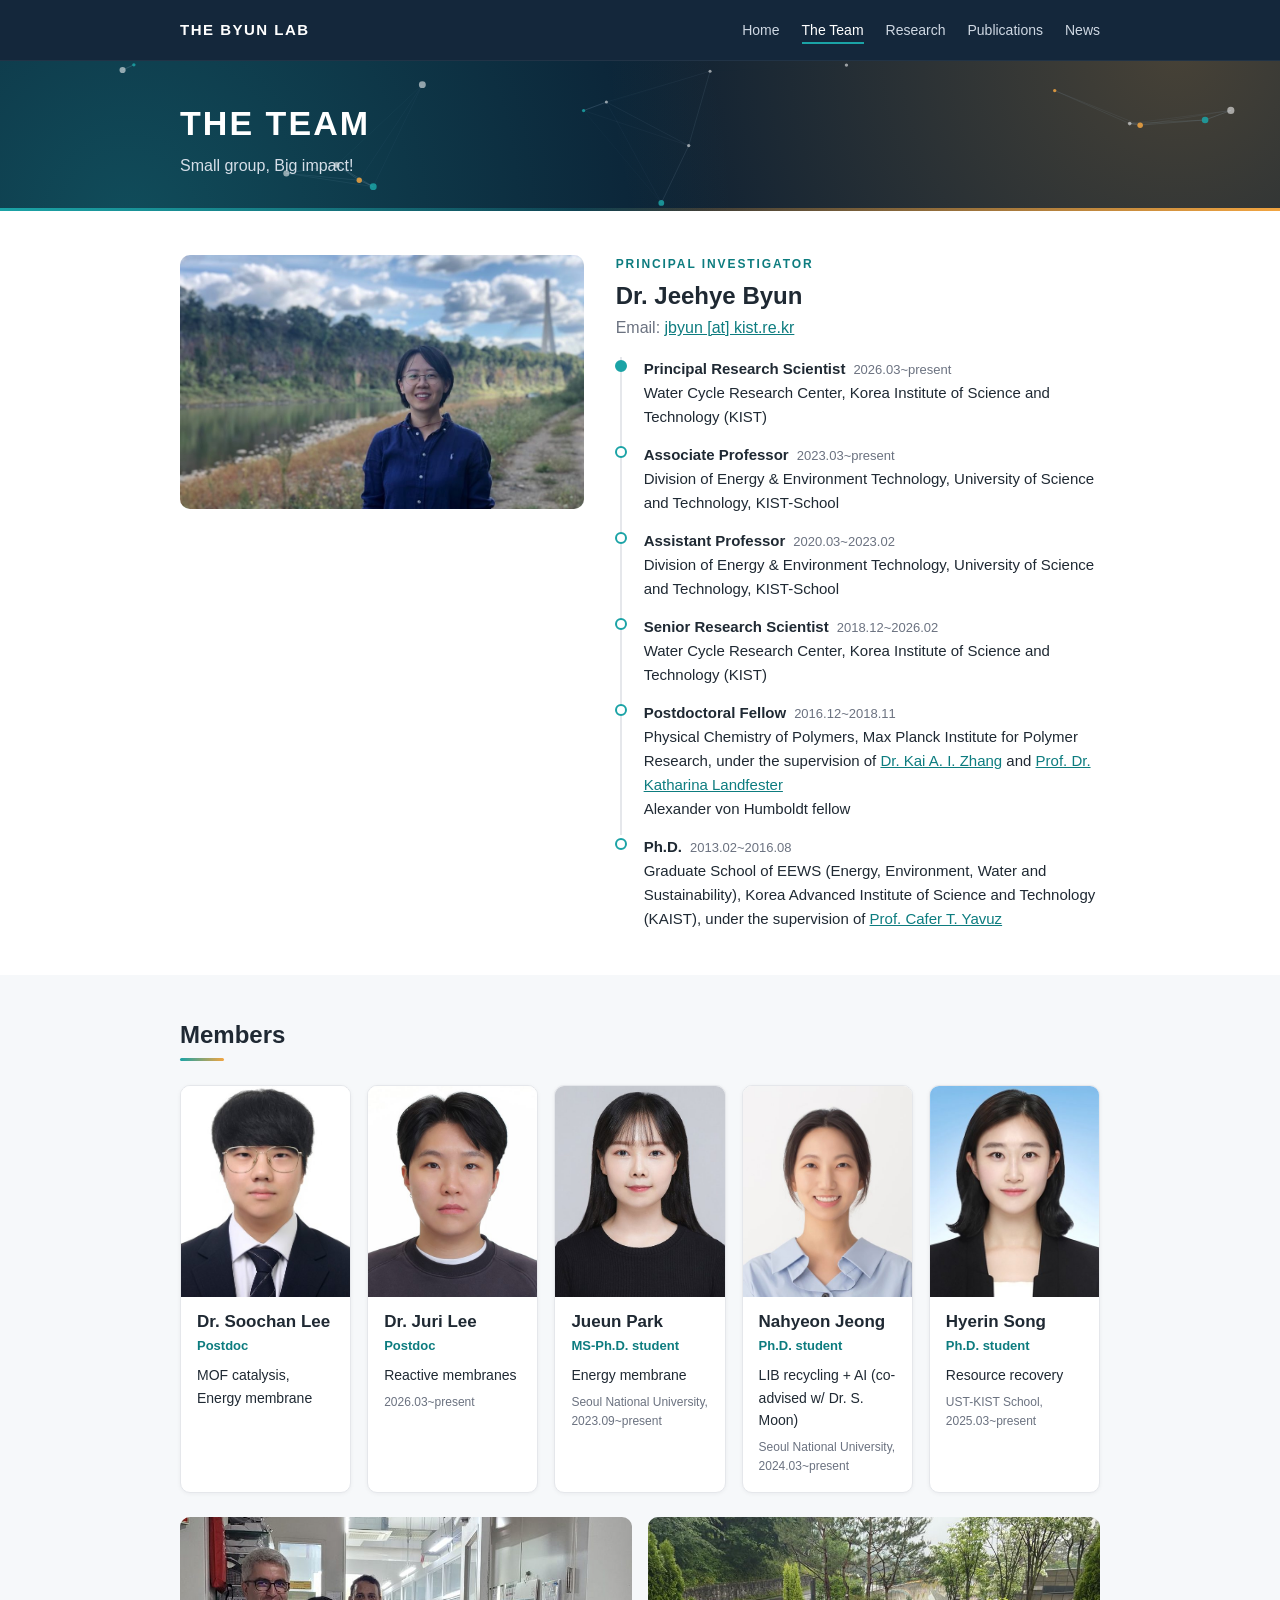
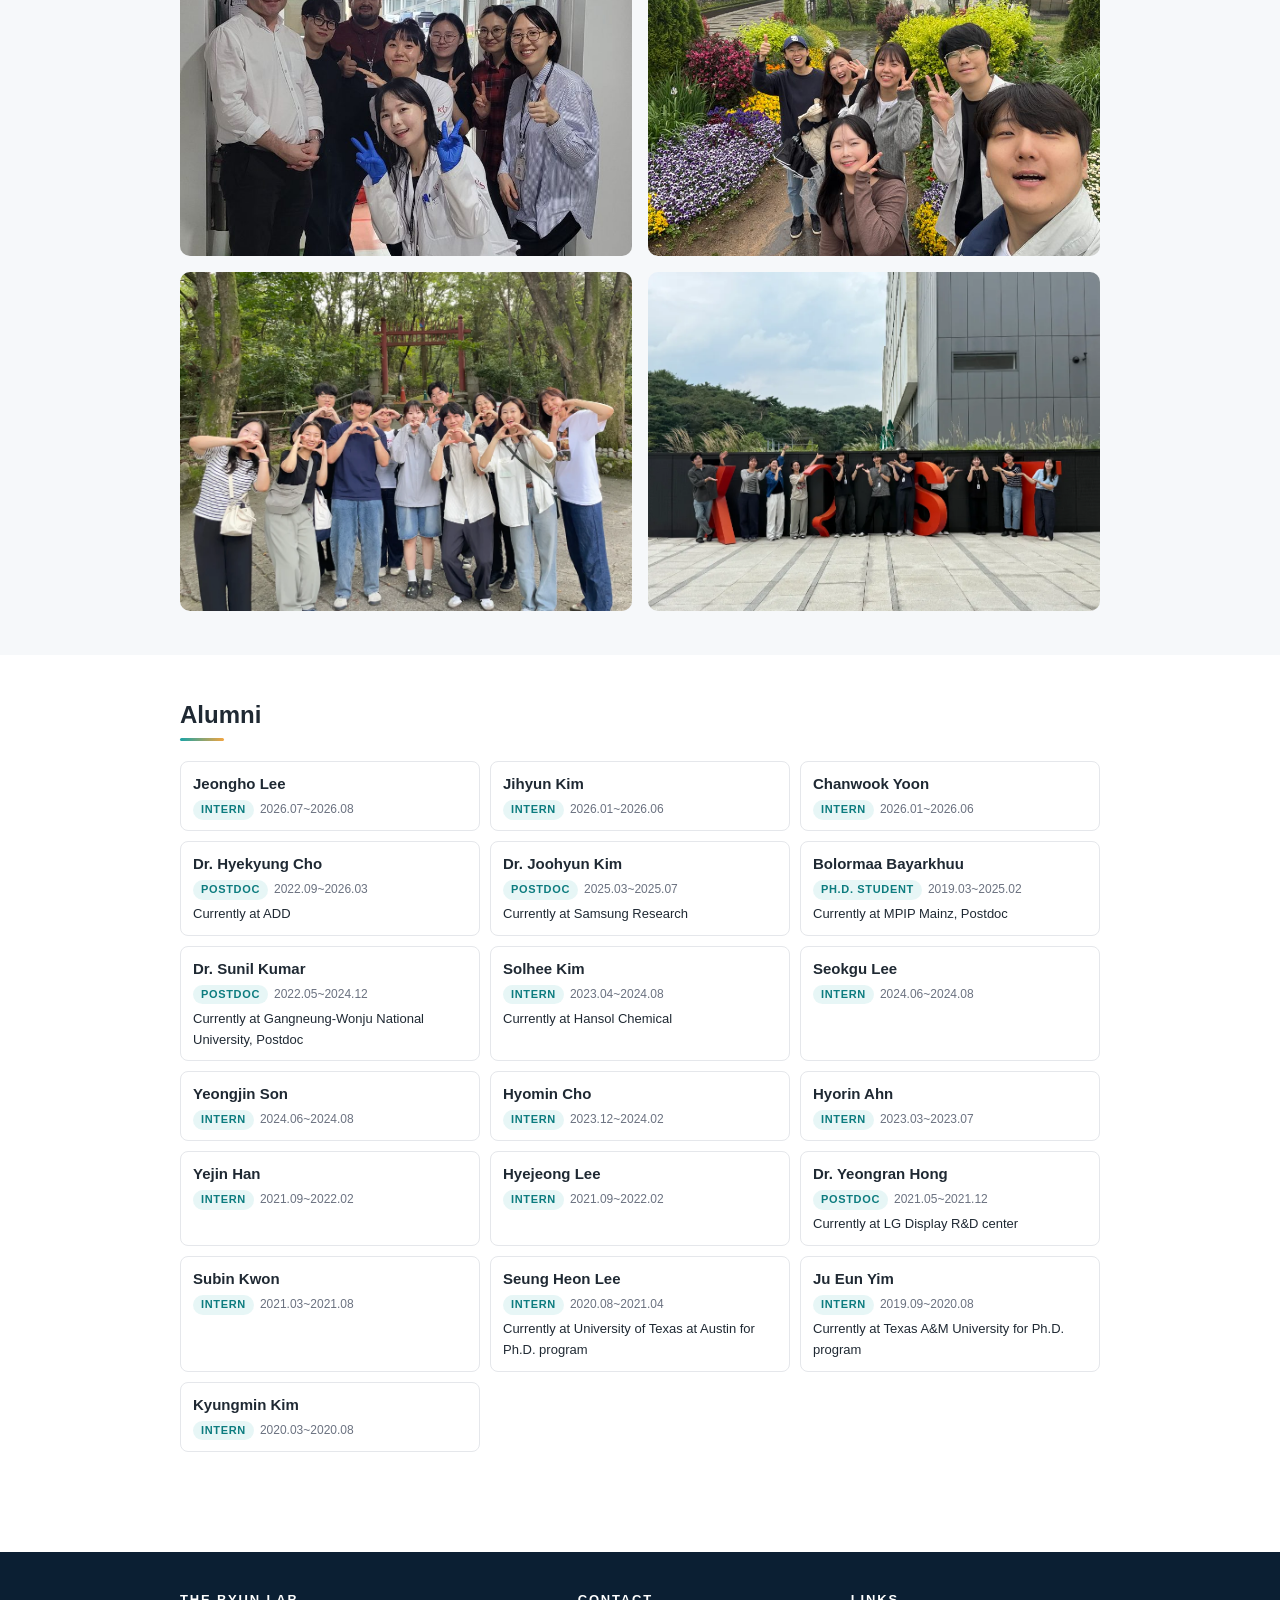
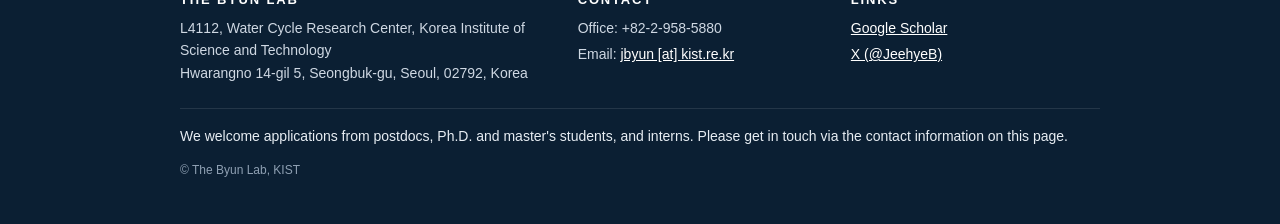
<file: team.html>
<!DOCTYPE html>
<html lang="en">
<head>
  <meta charset="utf-8">
  <meta name="viewport" content="width=device-width, initial-scale=1">
  <title>The Team | THE BYUN LAB</title>
  <meta name="description" content="Members and alumni of the Byun Lab at KIST.">
  <link rel="stylesheet" href="assets/css/style.css">
</head>
<body>
  <a class="skip-link" href="#main">Skip to content</a>

  <nav class="site-nav" aria-label="Main">
    <div class="wrap">
      <a class="brand" href="index.html">THE BYUN LAB</a>
      <button class="nav-toggle" type="button" aria-expanded="false" aria-controls="nav-links">Menu</button>
      <ul class="nav-links" id="nav-links">
        <li><a href="index.html">Home</a></li>
        <li><a href="team.html" aria-current="page">The Team</a></li>
        <li><a href="research.html">Research</a></li>
        <li><a href="publications.html">Publications</a></li>
        <li><a href="news.html">News</a></li>
      </ul>
    </div>
  </nav>

  <header class="page-head">
    <canvas class="network" aria-hidden="true"></canvas>
    <div class="wrap">
      <h1>THE TEAM</h1>
      <p>Small group, Big impact!</p>
    </div>
  </header>

  <main id="main">
    <section class="section" aria-labelledby="pi-title">
      <div class="wrap pi" id="team-pi"></div>
    </section>

    <section class="section" aria-labelledby="members-title">
      <div class="wrap">
        <h2 class="section-title" id="members-title">Members</h2>
        <div class="members" id="team-members"><noscript><p class="muted">Please enable JavaScript to view this list.</p></noscript></div>
        <div class="group-photos" id="team-groups"></div>
      </div>
    </section>

    <section class="section" aria-labelledby="alumni-title">
      <div class="wrap">
        <h2 class="section-title" id="alumni-title">Alumni</h2>
        <ul class="alumni" id="team-alumni"></ul>
      </div>
    </section>
  </main>

  <footer class="site-footer">
    <div class="wrap">
      <div class="cols">
        <div>
          <h2>The Byun Lab</h2>
          <address>
            L4112, Water Cycle Research Center, Korea Institute of Science and Technology<br>
            Hwarangno 14-gil 5, Seongbuk-gu, Seoul, 02792, Korea
          </address>
        </div>
        <div>
          <h2>Contact</h2>
          <ul>
            <li>Office: +82-2-958-5880</li>
            <li>Email: <span class="js-email"></span><noscript>jbyun [at] kist.re.kr</noscript></li>
          </ul>
        </div>
        <div>
          <h2>Links</h2>
          <ul>
            <li><a href="https://scholar.google.com/citations?user=GMXEnowAAAAJ" target="_blank" rel="noopener">Google Scholar</a></li>
            <li><a href="https://x.com/JeehyeB" target="_blank" rel="noopener">X (@JeehyeB)</a></li>
          </ul>
        </div>
      </div>
      <p class="recruit">We welcome applications from postdocs, Ph.D. and master's students, and interns. Please get in touch via the contact information on this page.</p>
      <p class="copy">&copy; The Byun Lab, KIST</p>
    </div>
  </footer>

  <script src="assets/js/main.js"></script>
  <script src="assets/js/content.js"></script>
</body>
</html>
</file>
<file: assets/css/style.css>
/* ==========================================================================
   THE BYUN LAB - shared styles
   ========================================================================== */

:root {
  --navy: #0B1F33;
  --teal: #1BA3A6;
  --amber: #F2A541;
  --graphite: #1F2933;
  --muted: #6B7280;
  --line: #E5E7EB;
  --bg: #FFFFFF;

  --navy-2: #12304D;
  --soft: #F6F8FA;
  --teal-ink: #0D7C7F;   /* teal with enough contrast for small text on white */
  --amber-ink: #8A5510;
  --radius: 10px;
  --shadow: 0 1px 4px rgba(15, 23, 42, .05);
  --max: 960px;
  --nav-h: 60px;
}

*, *::before, *::after { box-sizing: border-box; }

html { scroll-padding-top: calc(var(--nav-h) + 12px); }

body {
  margin: 0;
  font-family: Arial, Helvetica, sans-serif;
  font-size: 16px;
  line-height: 1.6;
  color: var(--graphite);
  background: var(--bg);
  overflow-x: hidden;
}

img { max-width: 100%; height: auto; display: block; }
a { color: var(--teal-ink); }
a:hover { color: var(--teal); }
h1, h2, h3 { line-height: 1.3; }
sub { line-height: 0; }

.wrap { max-width: var(--max); margin: 0 auto; padding: 0 20px; }
.visually-hidden { position: absolute; width: 1px; height: 1px; overflow: hidden; clip: rect(0 0 0 0); white-space: nowrap; }

.skip-link { position: absolute; left: 12px; top: -48px; z-index: 100; background: var(--amber); color: var(--navy); padding: 8px 12px; border-radius: 6px; font-weight: bold; }
.skip-link:focus { top: 12px; }

/* --------------------------------------------------------------------------
   Navigation
   -------------------------------------------------------------------------- */
.site-nav {
  position: sticky; top: 0; z-index: 50;
  background: rgba(11, 31, 51, .96);
  border-bottom: 1px solid rgba(255, 255, 255, .06);
}
.site-nav .wrap { display: flex; align-items: center; justify-content: space-between; height: var(--nav-h); }
.brand { color: #fff; font-weight: bold; letter-spacing: .1em; text-decoration: none; font-size: 15px; }
.brand:hover { color: #fff; }
.nav-links { display: flex; gap: 22px; list-style: none; margin: 0; padding: 0; }
.nav-links a { color: #CFD8E3; text-decoration: none; font-size: 14px; padding: 4px 0; border-bottom: 2px solid transparent; }
.nav-links a:hover { color: #fff; }
.nav-links a[aria-current="page"] { color: #fff; border-bottom-color: var(--teal); }
.nav-toggle {
  display: none; background: none; border: 1px solid rgba(255,255,255,.25); border-radius: 6px;
  color: #fff; font: inherit; font-size: 13px; padding: 6px 10px; cursor: pointer;
}

@media (max-width: 720px) {
  .nav-toggle { display: inline-block; }
  .nav-links {
    display: none; position: absolute; left: 0; right: 0; top: var(--nav-h);
    flex-direction: column; gap: 0; background: var(--navy); padding: 6px 20px 14px;
    border-bottom: 1px solid rgba(255,255,255,.08);
  }
  .nav-links.open { display: flex; }
  .nav-links a { display: block; padding: 10px 0; border-bottom: 1px solid rgba(255,255,255,.06); }
  .nav-links a[aria-current="page"] { border-bottom-color: rgba(255,255,255,.06); color: var(--teal); }
}

/* --------------------------------------------------------------------------
   Hero (home) and page header (other pages)
   -------------------------------------------------------------------------- */
.hero, .page-head {
  position: relative; overflow: hidden; color: #fff;
  background:
    radial-gradient(circle at 10% 105%, rgba(27, 163, 166, .34), transparent 52%),
    radial-gradient(circle at 92% -8%, rgba(242, 165, 65, .26), transparent 48%),
    var(--navy);
}
.hero canvas, .page-head canvas { position: absolute; inset: 0; width: 100%; height: 100%; display: block; }
.hero .wrap, .page-head .wrap { position: relative; z-index: 1; }
.hero::after, .page-head::after {
  content: ""; position: absolute; left: 0; right: 0; bottom: 0; height: 3px;
  background: linear-gradient(90deg, var(--teal), rgba(27,163,166,.2) 45%, rgba(242,165,65,.2) 55%, var(--amber));
}

.hero { min-height: min(52vh, 540px); display: flex; align-items: center; }
.hero .wrap { width: 100%; padding-top: 36px; padding-bottom: 40px; }
.hero h1 { margin: 0 0 14px; font-size: clamp(34px, 6vw, 60px); letter-spacing: .08em; }
.hero .tagline { margin: 0 0 22px; max-width: 620px; font-size: clamp(16px, 2.1vw, 19px); color: #DCE4EC; }
.keywords { display: flex; flex-wrap: wrap; gap: 10px; list-style: none; margin: 0; padding: 0; }
.keywords li {
  font-size: 13px; font-weight: bold; letter-spacing: .14em; text-transform: uppercase;
  padding: 6px 14px; border-radius: 999px; border: 1px solid rgba(255,255,255,.28); background: rgba(255,255,255,.06);
}
.keywords .env { border-color: rgba(27,163,166,.8); color: #9BE3E4; }
.keywords .energy { border-color: rgba(242,165,65,.85); color: #FAD49F; }
.keywords .materials { border-color: rgba(255,255,255,.6); color: #fff; }

.page-head { padding: 40px 0 32px; }
.page-head h1 { margin: 0 0 8px; font-size: clamp(26px, 4vw, 34px); letter-spacing: .06em; }
.page-head p { margin: 0; max-width: 640px; color: #D5DEE8; }

@media (max-width: 720px) {
  .hero { min-height: 48vh; }
}

/* --------------------------------------------------------------------------
   Generic sections
   -------------------------------------------------------------------------- */
.section { padding: 44px 0; }
main > .section:nth-of-type(even) { background: var(--soft); }
.section-title { margin: 0 0 4px; font-size: 24px; }
.section-title::after {
  content: ""; display: block; width: 44px; height: 3px; margin-top: 8px; border-radius: 2px;
  background: linear-gradient(90deg, var(--teal), var(--amber));
}
.section-head { display: flex; flex-wrap: wrap; align-items: flex-end; justify-content: space-between; gap: 8px 16px; }
.section-head .more-link { margin-top: 0; }
.eyebrow { margin: 0 0 6px; font-size: 12px; font-weight: bold; letter-spacing: .16em; text-transform: uppercase; color: var(--teal-ink); }
.lead { font-size: 18px; margin: 0 0 8px; }
.muted { color: var(--muted); }
.more-link { display: inline-block; margin-top: 16px; font-weight: bold; font-size: 14px; text-decoration: none; }
.more-link::after { content: " \2192"; }
.more-link:hover { text-decoration: underline; }

.card {
  border: 1px solid var(--line); border-radius: var(--radius); background: #fff;
  box-shadow: var(--shadow); padding: 20px;
}
.lift { transition: transform .2s ease, box-shadow .2s ease; }
.lift:hover { transform: translateY(-2px); box-shadow: 0 8px 20px rgba(15, 23, 42, .08); }

/* --------------------------------------------------------------------------
   Home
   -------------------------------------------------------------------------- */
.intro { display: grid; grid-template-columns: minmax(0, 3fr) minmax(0, 2fr); gap: 28px; align-items: center; }
.intro .lead { margin: 0; }
/* Cover carousel: one cover at a time, cross-fade */
.cover-carousel { width: 210px; margin: 0 auto; text-align: center; outline: none; touch-action: pan-y; }
.cover-carousel:focus-visible .cc-stage { box-shadow: 0 0 0 3px var(--teal), 0 10px 26px rgba(11, 31, 51, .22); }
.cc-stage {
  position: relative; aspect-ratio: 3 / 4; border-radius: 8px; overflow: hidden;
  background: var(--soft); box-shadow: 0 10px 26px rgba(11, 31, 51, .22);
}
.cc-slide {
  position: absolute; inset: 0; opacity: 0; visibility: hidden;
  transition: opacity .7s ease, visibility 0s linear .7s;
}
.cc-slide.active { opacity: 1; visibility: visible; transition: opacity .7s ease, visibility 0s; }
.cc-slide img { width: 100%; height: 100%; object-fit: cover; user-select: none; -webkit-user-drag: none; }
.cc-caption { margin: 10px 0 6px; font-size: 13px; color: var(--muted); min-height: 1.6em; }
.cc-caption em { color: var(--graphite); font-style: italic; }
.cc-dots { display: flex; justify-content: center; gap: 4px; }
.cc-dots button {
  width: 24px; height: 24px; padding: 0; border: 0; background: none; cursor: pointer;
  display: grid; place-items: center;
}
.cc-dots button::before {
  content: ""; width: 8px; height: 8px; border-radius: 50%; background: #CBD2D9;
  transition: background .2s ease, transform .2s ease;
}
.cc-dots button[aria-current="true"]::before { background: var(--teal); transform: scale(1.25); }
.cc-dots button:hover::before { background: var(--muted); }
.cc-dots button:focus-visible { outline: 2px solid var(--teal); outline-offset: -2px; border-radius: 50%; }

.areas { display: grid; grid-template-columns: repeat(3, minmax(0, 1fr)); gap: 16px; margin-top: 20px; }
.area { position: relative; overflow: hidden; }
.area::before { content: ""; position: absolute; left: 0; right: 0; top: 0; height: 3px; background: var(--graphite); }
.area.env::before { background: var(--teal); }
.area.energy::before { background: var(--amber); }
.area .icon { width: 42px; height: 42px; border-radius: 12px; display: grid; place-items: center; margin-bottom: 12px; background: rgba(31,41,51,.08); color: var(--graphite); }
.area.env .icon { background: rgba(27,163,166,.12); color: var(--teal-ink); }
.area.energy .icon { background: rgba(242,165,65,.18); color: var(--amber-ink); }
.area .icon svg { width: 24px; height: 24px; }
.area h3 { margin: 0 0 8px; font-size: 18px; }
.area p { margin: 0; font-size: 15px; }
.area.energy .eyebrow { color: var(--amber-ink); }
.area.materials .eyebrow { color: var(--graphite); }

.contact-grid { display: grid; grid-template-columns: 1fr 1fr; gap: 24px; margin-top: 20px; }
.contact-grid address { font-style: normal; }
.join { border-left: 4px solid var(--amber); }
.join h3 { margin: 0 0 6px; font-size: 17px; }
.join p { margin: 0; }

@media (max-width: 760px) {
  .intro, .areas, .contact-grid { grid-template-columns: 1fr; }
  .cover-carousel { width: 150px; margin-top: 4px; }
}

/* --------------------------------------------------------------------------
   Team
   -------------------------------------------------------------------------- */
.pi { display: grid; grid-template-columns: minmax(0, 5fr) minmax(0, 6fr); gap: 32px; align-items: start; }
.pi img { border-radius: var(--radius); }
.pi h2 { margin: 0 0 4px; font-size: 24px; }
.pi .role { margin: 0 0 16px; color: var(--muted); }
.cv { list-style: none; margin: 0; padding: 0 0 0 4px; }
.cv li { position: relative; padding: 0 0 14px 22px; border-left: 2px solid var(--line); font-size: 15px; }
.cv li:last-child { border-left-color: transparent; padding-bottom: 0; }
.cv li::before {
  content: ""; position: absolute; left: -7px; top: 3px; width: 12px; height: 12px; border-radius: 50%;
  background: #fff; border: 2px solid var(--teal);
}
.cv li:first-child::before { background: var(--teal); }
.cv strong { display: inline; }
.cv .period { display: inline-block; margin-left: 8px; color: var(--muted); font-size: 13px; }

.members { display: grid; grid-template-columns: repeat(auto-fill, minmax(160px, 1fr)); gap: 16px; margin-top: 24px; }
.member { padding: 0; overflow: hidden; display: flex; flex-direction: column; }
.member img { width: 100%; aspect-ratio: 4 / 5; object-fit: cover; object-position: center top; background: var(--soft); }
.member .body { padding: 14px 16px 16px; }
.member h3 { margin: 0; font-size: 17px; }
.member .pos { margin: 2px 0 8px; font-size: 13px; font-weight: bold; color: var(--teal-ink); }
.member .focus { margin: 0; font-size: 14px; }
.member .aff { margin: 6px 0 0; font-size: 12px; color: var(--muted); }

.group-photos { display: grid; grid-template-columns: 1fr 1fr; gap: 16px; margin-top: 24px; }
.group-photos img { width: 100%; height: 100%; aspect-ratio: 4 / 3; object-fit: cover; border-radius: var(--radius); }

.alumni { list-style: none; margin: 20px 0 0; padding: 0; display: grid; grid-template-columns: repeat(auto-fill, minmax(270px, 1fr)); gap: 10px; }
.alumni li { background: #fff; border: 1px solid var(--line); border-radius: 8px; padding: 10px 12px; font-size: 15px; }
.alumni strong { display: block; }
.alumni .role { display: inline-block; font-size: 11px; font-weight: bold; letter-spacing: .06em; text-transform: uppercase; color: var(--teal-ink); background: rgba(27,163,166,.1); border-radius: 999px; padding: 1px 8px; margin-right: 6px; }
.alumni .period { font-size: 12px; color: var(--muted); }
.alumni .now { display: block; margin-top: 4px; font-size: 13px; color: var(--graphite); }

@media (max-width: 760px) {
  .pi, .group-photos { grid-template-columns: 1fr; }
}
@media (max-width: 480px) {
  .members { grid-template-columns: 1fr 1fr; gap: 12px; }
  .member .body { padding: 10px 12px 12px; }
  .member h3 { font-size: 15px; }
}

/* --------------------------------------------------------------------------
   News
   -------------------------------------------------------------------------- */
.news-grid { display: grid; grid-template-columns: repeat(auto-fill, minmax(300px, 1fr)); gap: 14px; }
.news-grid.home { grid-template-columns: repeat(3, minmax(0, 1fr)); margin-top: 20px; }
.news-card p.clamp { display: -webkit-box; -webkit-box-orient: vertical; -webkit-line-clamp: 2; line-clamp: 2; overflow: hidden; }
@media (max-width: 860px) { .news-grid.home { grid-template-columns: 1fr; } }
.news-card { padding: 12px; display: grid; grid-template-columns: 96px 1fr; gap: 14px; align-items: start; }
.news-card .thumb { width: 96px; aspect-ratio: 1 / 1; border-radius: 8px; overflow: hidden; background: var(--soft); }
.news-card .thumb img { width: 100%; height: 100%; object-fit: cover; }
.news-card .thumb.none {
  display: flex; align-items: center; justify-content: center;
  background:
    radial-gradient(circle at 15% 110%, rgba(27,163,166,.45), transparent 60%),
    radial-gradient(circle at 90% -10%, rgba(242,165,65,.35), transparent 55%),
    var(--navy);
  color: #fff; font-size: 11px; font-weight: bold; letter-spacing: .16em; text-transform: uppercase;
}
.news-card time { font-size: 12px; font-weight: bold; letter-spacing: .04em; color: var(--muted); }
.news-card p { margin: 2px 0 0; font-size: 14px; line-height: 1.5; }
@media (max-width: 400px) {
  .news-grid { grid-template-columns: 1fr; }
  .news-card { grid-template-columns: 72px 1fr; gap: 12px; }
  .news-card .thumb { width: 72px; }
}

/* --------------------------------------------------------------------------
   Research (map band + topics)
   -------------------------------------------------------------------------- */
.band { padding-bottom: 40px; }
.tree { margin-top: 28px; }
.tree svg { width: 100%; height: auto; display: block; }
.tree .edge { fill: none; stroke: rgba(255,255,255,.18); stroke-width: 2; }
.tree .flow { fill: none; stroke-width: 2.5; stroke-dasharray: 4 10; animation: flow 2.4s linear infinite; opacity: .9; }
.tree .flow.env { stroke: var(--teal); }
.tree .flow.energy { stroke: var(--amber); }
.tree .node { cursor: pointer; outline: none; }
.tree .node text, .tree .leaf text { font-family: Arial, Helvetica, sans-serif; pointer-events: none; }
.tree .node:focus-visible rect { stroke: #fff; stroke-width: 2; }
.tree .leaf text { font-size: 11px; fill: #B7C4D2; }
.tree .leaf circle { stroke-width: 2; fill: var(--navy); }
.tree g { transition: opacity .25s ease; }
.tree g.dim { opacity: .3; }
.tree .tree-narrow { display: none; }
@keyframes flow { to { stroke-dashoffset: -56; } }

.tip {
  margin-top: 16px; background: var(--navy-2); border: 1px solid rgba(255,255,255,.1);
  border-left: 4px solid #fff; border-radius: 8px; padding: 16px 18px; min-height: 132px;
}
.tip.env { border-left-color: var(--teal); }
.tip.energy { border-left-color: var(--amber); }
.tip h3 { margin: 0 0 6px; font-size: 16px; }
.tip p { margin: 0 0 8px; font-size: 14px; color: #D5DEE8; }
.tip .rep { font-size: 13px; color: #B7C4D2; }
.tip .rep a { color: #7FD6D8; font-weight: bold; }
.tip-hint { font-size: 12px; color: #93A3B5; margin: 8px 0 0; }

.topic { padding: 64px 0 24px; }
.topic + .topic { border-top: 1px solid var(--line); }
.topic-row { display: grid; grid-template-columns: 5fr 6fr; gap: 44px; align-items: center; }
.topic.flip .topic-row { grid-template-columns: 6fr 5fr; }
.topic.flip .topic-figure { order: 2; }
.topic .num { font-size: 56px; font-weight: bold; line-height: 1; margin: 0; }
.topic.energy .num { color: rgba(242,165,65,.45); }
.topic.env .num { color: rgba(27,163,166,.4); }
.topic .kw { display: inline-block; font-size: 12px; font-weight: bold; letter-spacing: .12em; text-transform: uppercase; margin: 6px 0 4px; }
.topic.energy .kw { color: var(--amber-ink); }
.topic.env .kw { color: var(--teal-ink); }
.topic h2 { margin: 0 0 14px; font-size: 24px; }
.topic-figure { background: var(--navy); border-radius: 14px; padding: 14px; box-shadow: 0 6px 24px rgba(11,31,51,.18); }
.topic-figure svg { width: 100%; height: auto; display: block; }

.papers { margin-top: 28px; display: grid; gap: 10px; }
.papers h3 { margin: 0 0 4px; font-size: 13px; letter-spacing: .12em; text-transform: uppercase; color: var(--muted); }
.paper {
  display: grid; grid-template-columns: 64px 1fr; gap: 14px; align-items: start;
  border: 1px solid var(--line); border-radius: var(--radius); padding: 14px 16px; box-shadow: var(--shadow);
}
.topic.energy .paper { border-left: 4px solid var(--amber); }
.topic.env .paper { border-left: 4px solid var(--teal); }
.paper .yr { font-size: 20px; font-weight: bold; }
.paper a.title { font-weight: bold; color: var(--graphite); text-decoration: none; font-size: 14px; }
.paper a.title:hover { color: var(--teal-ink); text-decoration: underline; }
.paper .meta { font-size: 12px; color: var(--muted); margin-top: 2px; }

/* Schematic animations, started by main.js adding .in-view */
.ray { stroke-dasharray: 5 9; }
.in-view .ray { animation: flow 1.4s linear infinite; }
.bubble { opacity: 0; }
.in-view .bubble { animation: rise 3.4s ease-in infinite; }
.in-view .bubble.b2 { animation-delay: 1.1s; }
.in-view .bubble.b3 { animation-delay: 2.2s; }
@keyframes rise { 0% { opacity: 0; transform: translateY(0); } 15% { opacity: 1; } 100% { opacity: 0; transform: translateY(-60px); } }
.ring { opacity: 0; transform-origin: center; transform-box: fill-box; }
.in-view .ring { animation: ring 2.8s ease-out infinite; }
@keyframes ring { 0% { opacity: .8; transform: scale(.6); } 100% { opacity: 0; transform: scale(1.8); } }
.mol { opacity: .25; transition: opacity 1.2s ease, transform 1.8s cubic-bezier(.3,.7,.3,1); }
.in-view .mol { opacity: 1; transform: translate(var(--dx), var(--dy)); }
.in-view .mol:nth-of-type(2) { transition-delay: .25s; }
.in-view .mol:nth-of-type(3) { transition-delay: .5s; }
.in-view .mol:nth-of-type(4) { transition-delay: .75s; }

@media (max-width: 760px) {
  .topic-row, .topic.flip .topic-row { grid-template-columns: 1fr; gap: 24px; }
  .topic.flip .topic-figure { order: 0; }
  .paper { grid-template-columns: 1fr; gap: 2px; }
}
@media (max-width: 640px) {
  .tree .tree-wide { display: none; }
  .tree .tree-narrow { display: block; max-width: 420px; margin: 0 auto; }
}

/* --------------------------------------------------------------------------
   Publications
   -------------------------------------------------------------------------- */
.pub-meta { display: flex; flex-wrap: wrap; gap: 8px 20px; align-items: center; font-size: 14px; color: var(--muted); }
.pub-stats { display: flex; flex-wrap: wrap; gap: 10px; margin: 18px 0 8px; padding: 0; list-style: none; }
.pub-stats li { background: var(--soft); border-radius: var(--radius); padding: 10px 16px; font-size: 13px; color: var(--muted); }
.pub-stats strong { display: block; font-size: 22px; color: var(--graphite); }
.year-nav { display: flex; flex-wrap: wrap; gap: 6px; margin: 14px 0 6px; padding: 0; list-style: none; }
.year-nav a { display: inline-block; font-size: 13px; font-weight: bold; padding: 3px 10px; border-radius: 999px; border: 1px solid var(--line); color: var(--graphite); text-decoration: none; }
.year-nav a:hover { border-color: var(--teal); color: var(--teal-ink); }

.pub-year-group { display: grid; grid-template-columns: 96px minmax(0, 1fr); gap: 20px; padding: 16px 0; border-top: 1px solid var(--line); }
.pub-year-label { position: sticky; top: calc(var(--nav-h) + 14px); align-self: start; }
.pub-year-label h2 { margin: 0; font-size: 28px; line-height: 1; }
.pub-year-label span { font-size: 12px; color: var(--muted); }

.pub-items { list-style: none; margin: 0; padding: 0; display: grid; gap: 4px; }
.pub-item {
  display: grid; grid-template-columns: 40px minmax(0, 1fr); gap: 12px; padding: 10px 12px;
  border: 1px solid transparent; border-radius: 8px; transition: background .2s ease, border-color .2s ease;
}
.pub-item:hover { background: var(--soft); border-color: var(--line); }
.pub-num {
  align-self: start; text-align: center; font-size: 12px; font-weight: bold; color: var(--teal-ink);
  background: rgba(27,163,166,.1); border-radius: 6px; padding: 3px 0;
}
.pub-item p { margin: 0; }
.pub-authors { font-size: 13px; color: var(--muted); }
.pub-authors strong { color: var(--graphite); }
.pub-item .pub-title { margin: 2px 0; font-size: 15.5px; font-weight: bold; line-height: 1.4; }
.pub-title a { color: var(--graphite); text-decoration: none; }
.pub-title a:hover { color: var(--teal-ink); text-decoration: underline; }
.pub-source { font-size: 13px; color: var(--muted); }
.pub-source em { color: var(--graphite); }
.pub-items.compact { gap: 8px; margin-top: 16px; }
.pub-items.compact .pub-item { grid-template-columns: minmax(0, 1fr); background: #fff; border-color: var(--line); }

@media (max-width: 640px) {
  .pub-year-group { grid-template-columns: 1fr; gap: 6px; }
  .pub-year-label { position: static; display: flex; align-items: baseline; gap: 10px; }
  .pub-item { grid-template-columns: 34px minmax(0, 1fr); gap: 10px; padding: 8px 4px; }
}

.cover-badge {
  display: inline-block; font-size: 11px; font-weight: bold; color: var(--amber-ink);
  background: rgba(242,165,65,.18); border-radius: 999px; padding: 1px 8px; text-decoration: none;
  margin-left: 6px; white-space: nowrap; vertical-align: 1px;
}
.cover-badge:hover { color: var(--amber-ink); text-decoration: underline; }

/* --------------------------------------------------------------------------
   Footer
   -------------------------------------------------------------------------- */
.site-footer { background: var(--navy); color: #CFD8E3; padding: 40px 0 32px; margin-top: 56px; font-size: 14px; }
.site-footer a { color: #fff; }
.site-footer .cols { display: grid; grid-template-columns: 3fr 2fr 2fr; gap: 24px; }
.site-footer h2 { margin: 0 0 8px; font-size: 13px; letter-spacing: .14em; text-transform: uppercase; color: #fff; }
.site-footer address { font-style: normal; }
.site-footer ul { list-style: none; margin: 0; padding: 0; }
.site-footer li { margin-bottom: 4px; }
.site-footer .recruit { margin-top: 24px; padding-top: 16px; border-top: 1px solid rgba(255,255,255,.1); color: #E7EDF3; }
.site-footer .copy { margin-top: 12px; font-size: 12px; color: #8FA0B3; }

@media (max-width: 760px) {
  .site-footer .cols { grid-template-columns: 1fr; }
}

/* --------------------------------------------------------------------------
   Reduced motion
   -------------------------------------------------------------------------- */
@media (prefers-reduced-motion: reduce) {
  *, *::before, *::after { animation: none !important; transition: none !important; scroll-behavior: auto !important; }
  .bubble { opacity: 1; }
  .mol { opacity: 1; transform: translate(var(--dx), var(--dy)); }
}
</file>
